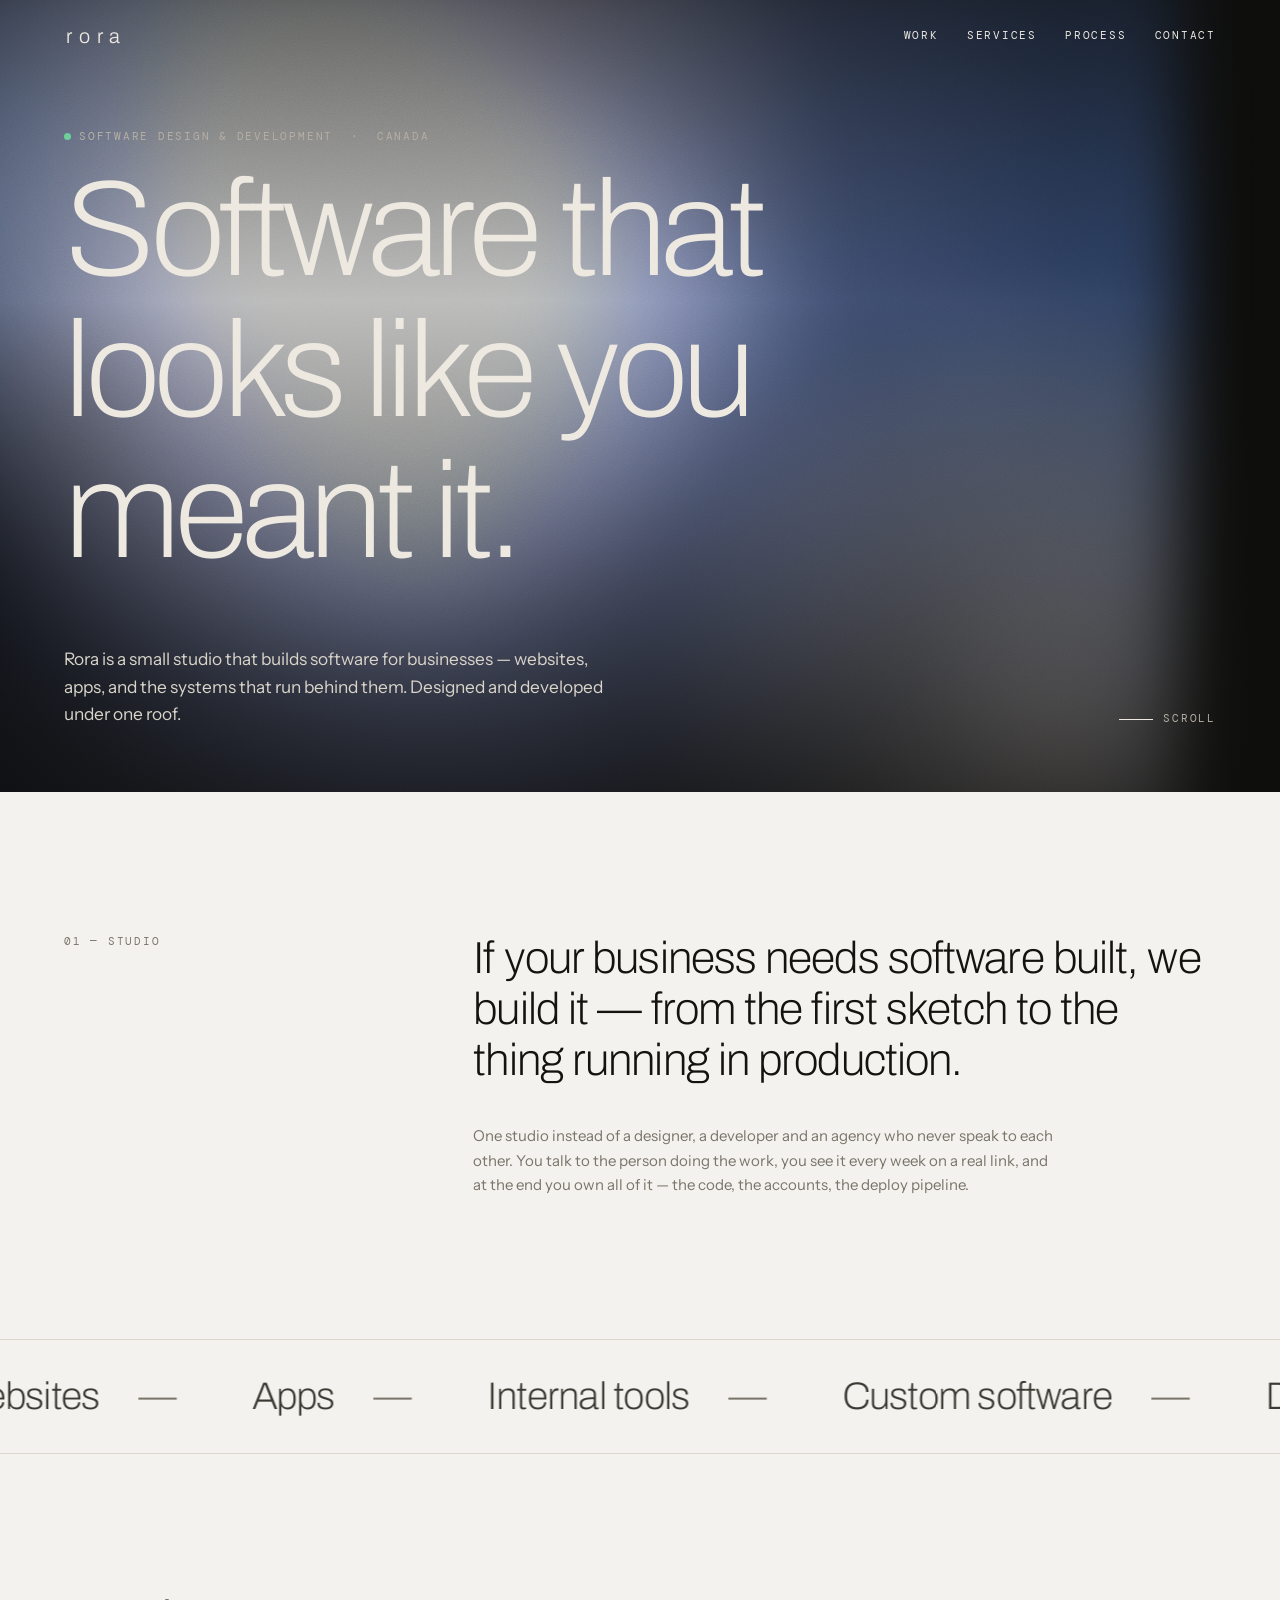
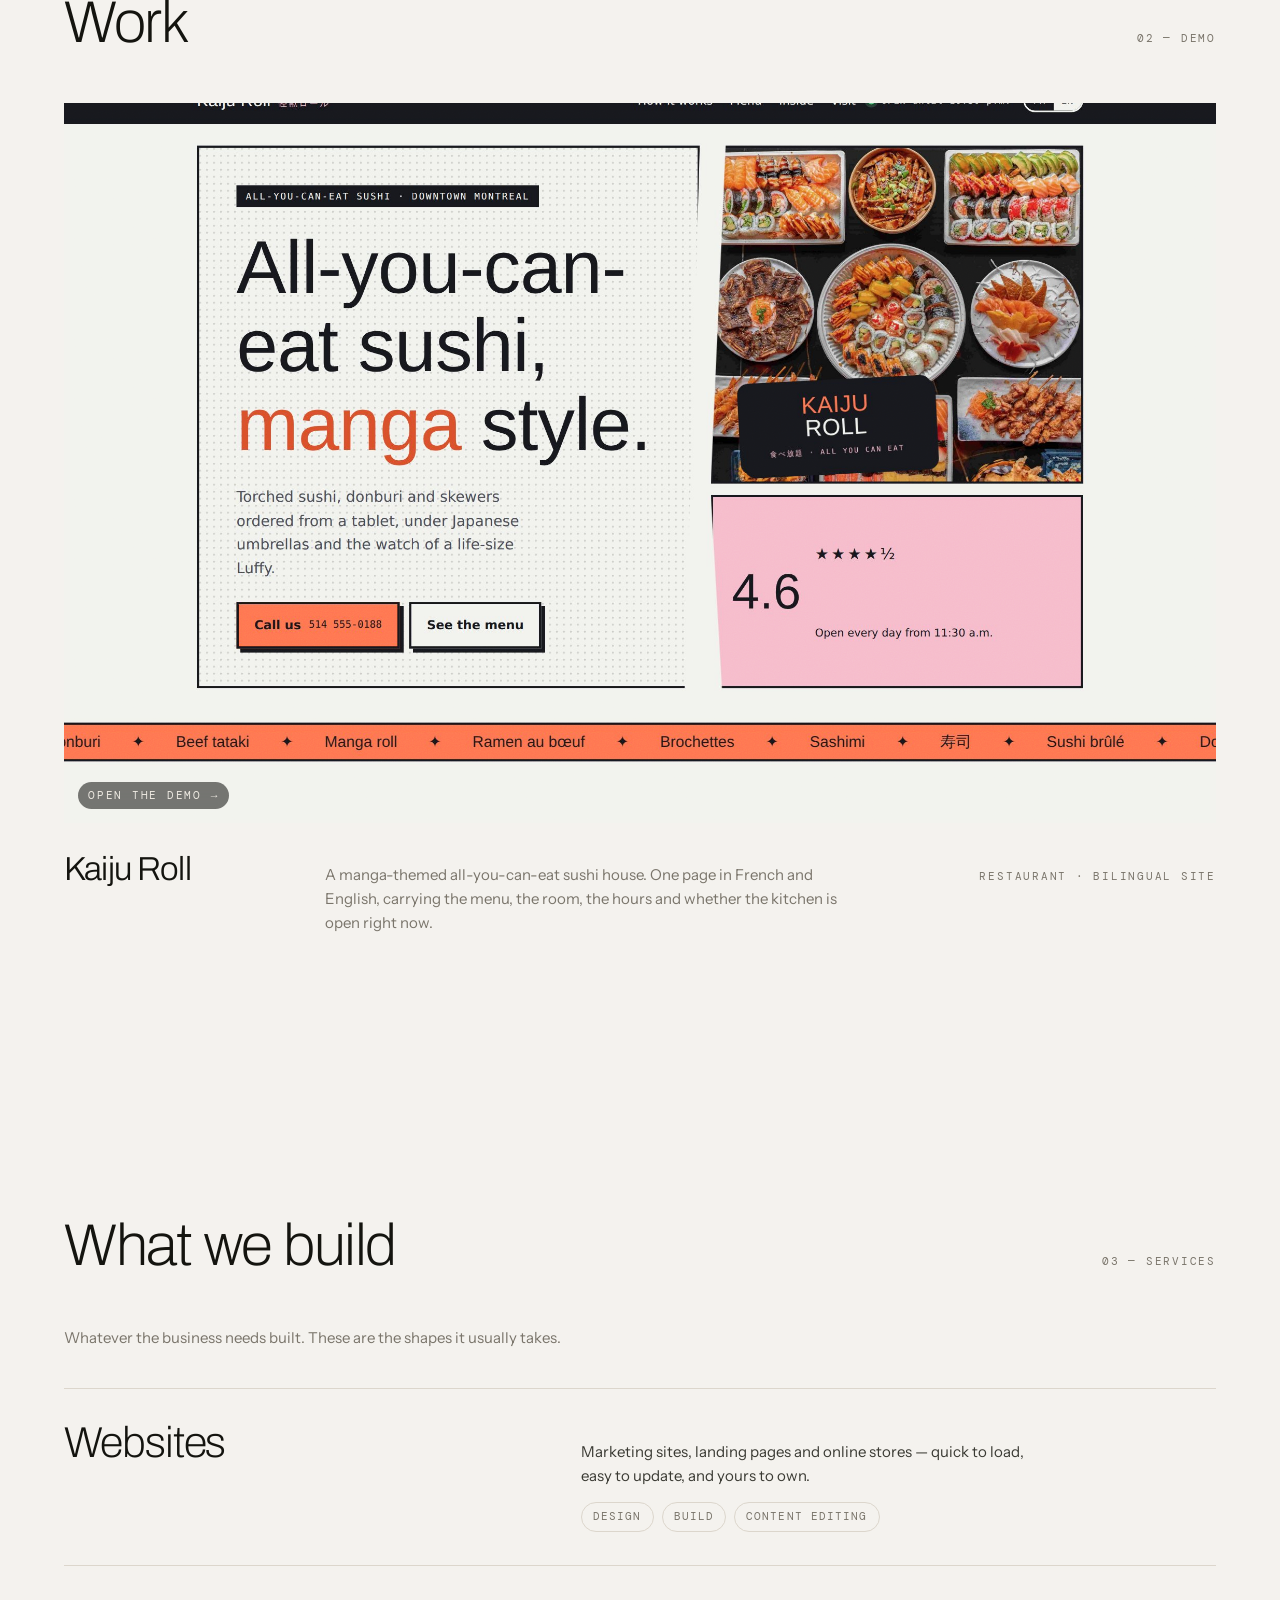
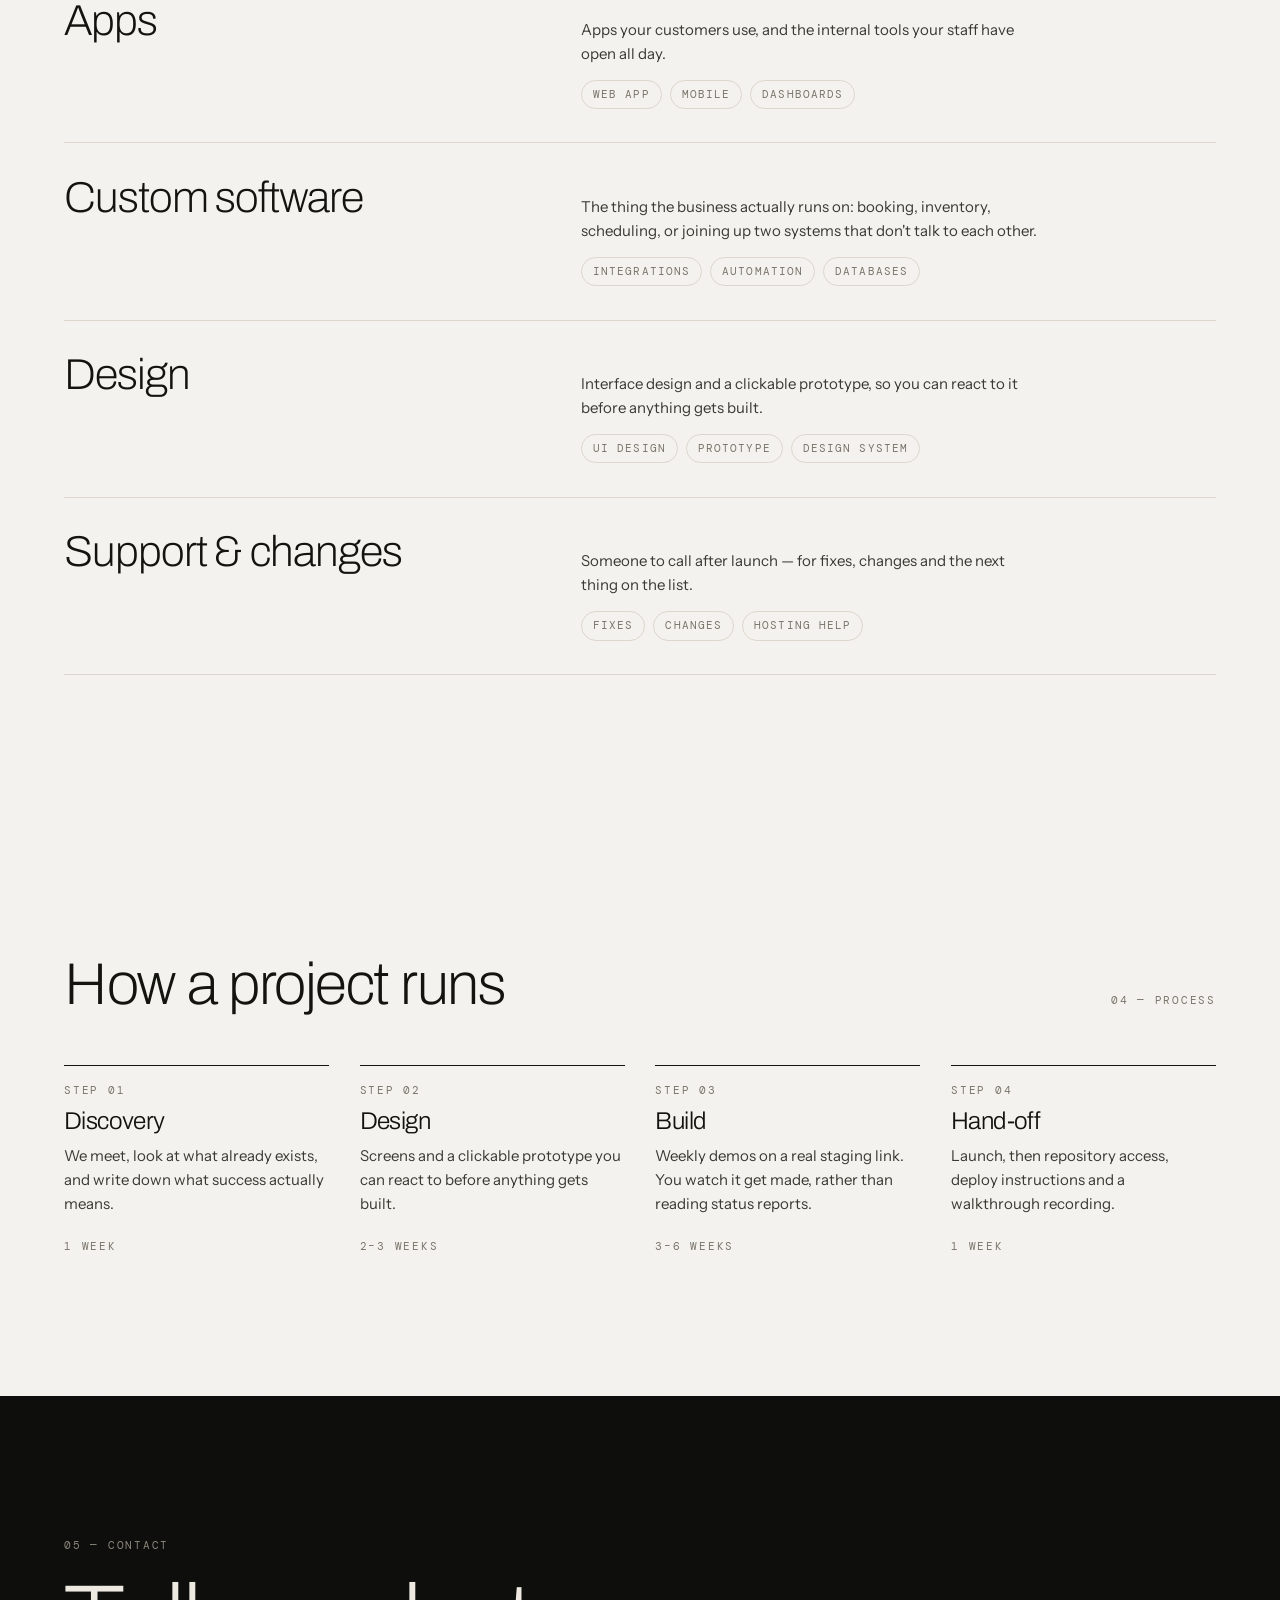
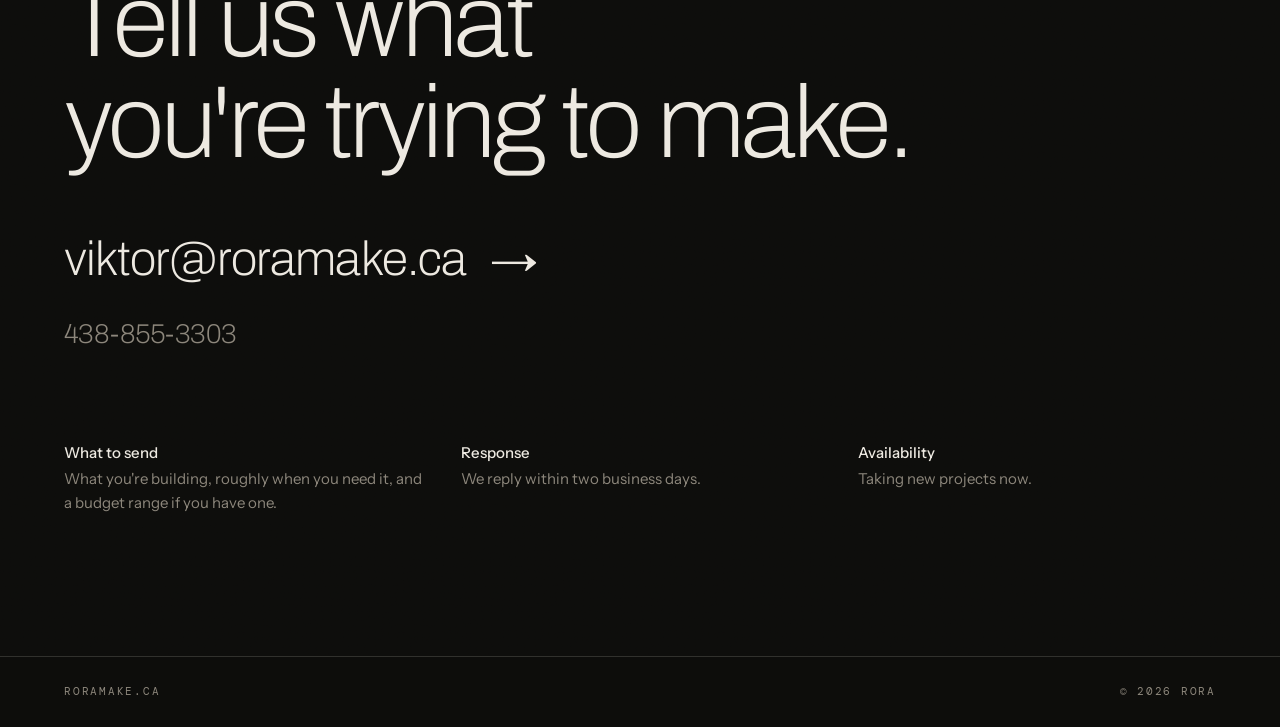
<file: index.html>
<!doctype html>
<html lang="en">
<head>
<meta charset="utf-8">
<meta name="viewport" content="width=device-width, initial-scale=1">
<title>Rora — Software design and development studio</title>
<meta name="description" content="Rora is a small Canadian studio that designs and builds digital products end to end, from the first sketch to the thing running in production.">
<link rel="canonical" href="https://roramake.ca/">
<meta property="og:type" content="website">
<meta property="og:title" content="Rora — Software design and development studio">
<meta property="og:description" content="A small Canadian studio that designs and builds digital products end to end.">
<meta property="og:url" content="https://roramake.ca/">
<meta name="theme-color" content="#0D0D0B">
<link rel="icon" href="assets/favicon.svg" type="image/svg+xml">
<link rel="preconnect" href="https://fonts.googleapis.com">
<link rel="preconnect" href="https://fonts.gstatic.com" crossorigin>
<link rel="stylesheet" href="https://fonts.googleapis.com/css2?family=Archivo:wght@200;300;400&family=DM+Mono:wght@400;500&family=Instrument+Sans:wght@400;500&display=swap">
<link rel="stylesheet" href="assets/css/site.css">
<script>document.documentElement.classList.add('js');</script>
</head>
<body>
<header id="hdr">
  <a class="mark" href="#top">rora</a>
  <nav class="mono">
    <a class="hide-sm" href="#work">Work</a>
    <a class="hide-sm" href="#services">Services</a>
    <a class="hide-sm" href="#process">Process</a>
    <a href="#contact">Contact</a>
  </nav>
</header>

<main id="top">
  <section class="hero">
    <canvas id="heroCanvas" aria-hidden="true"></canvas>
    <div class="hero-veil"></div>
    <div class="grain"></div>
    <div class="hero-inner">
      <div class="mono fade-up avail"><span class="dot"></span>Software design &amp; development &nbsp;·&nbsp; Canada</div>
      <h1>
        <span class="line"><i>Software that</i></span>
        <span class="line"><i>looks like you</i></span>
        <span class="line"><i>meant it.</i></span>
      </h1>
      <div class="hero-foot fade-up">
        <p>Rora is a small studio that builds software for businesses — websites, apps, and the systems that run behind them. Designed and developed under one roof.</p>
        <div class="scroll-cue mono"><span></span>Scroll</div>
      </div>
    </div>
  </section>

  <section class="wrap">
    <div class="lede">
      <div class="mono rv" style="color:var(--muted)">01 — Studio</div>
      <div>
        <p class="rv d1">If your business needs software built, we build it — from the first sketch to the thing running in production.</p>
        <p class="sub rv d2">One studio instead of a designer, a developer and an agency who never speak to each other. You talk to the person doing the work, you see it every week on a real link, and at the end you own all of it — the code, the accounts, the deploy pipeline.</p>
      </div>
    </div>
  </section>

  <div class="band" aria-hidden="true">
    <div class="track">
      <span>Websites</span><span>Apps</span><span>Internal tools</span><span>Custom software</span><span>Design</span><span>Support</span>
      <span>Websites</span><span>Apps</span><span>Internal tools</span><span>Custom software</span><span>Design</span><span>Support</span>
    </div>
  </div>

  <section class="wrap" id="work">
    <div class="sec-head">
      <h2 class="rv">Work</h2>
      <div class="mono rv d1">02 — Demo</div>
    </div>

    <div class="work">
      <article class="piece wide rv">
        <a class="shot" href="demos/kaiju-roll/" data-demo="Kaiju Roll">
          <img src="assets/img/demo-kaiju-roll.jpg" alt="The Kaiju Roll site: an all-you-can-eat sushi headline beside a photograph of sushi platters.">
          <div class="grain"></div>
          <span class="tag mono">Open the demo &rarr;</span>
        </a>
        <div class="cap">
          <h3>Kaiju Roll</h3>
          <p>A manga-themed all-you-can-eat sushi house. One page in French and English, carrying the menu, the room, the hours and whether the kitchen is open right now.</p>
          <div class="mono" style="color:var(--muted)">Restaurant · Bilingual site</div>
        </div>
      </article>
    </div>
  </section>

  <section class="wrap" id="services">
    <div class="sec-head">
      <h2 class="rv">What we build</h2>
      <div class="mono rv d1">03 — Services</div>
    </div>
    <p class="rv" style="max-width:52ch;color:var(--muted);margin-bottom:clamp(26px,3vw,44px)">Whatever the business needs built. These are the shapes it usually takes.</p>
    <div class="svc">
      <div class="svc-item rv">
        <h3>Websites</h3>
        <div class="svc-body">
          <p>Marketing sites, landing pages and online stores — quick to load, easy to update, and yours to own.</p>
          <ul><li>Design</li><li>Build</li><li>Content editing</li></ul>
        </div>
      </div>
      <div class="svc-item rv">
        <h3>Apps</h3>
        <div class="svc-body">
          <p>Apps your customers use, and the internal tools your staff have open all day.</p>
          <ul><li>Web app</li><li>Mobile</li><li>Dashboards</li></ul>
        </div>
      </div>
      <div class="svc-item rv">
        <h3>Custom software</h3>
        <div class="svc-body">
          <p>The thing the business actually runs on: booking, inventory, scheduling, or joining up two systems that don't talk to each other.</p>
          <ul><li>Integrations</li><li>Automation</li><li>Databases</li></ul>
        </div>
      </div>
      <div class="svc-item rv">
        <h3>Design</h3>
        <div class="svc-body">
          <p>Interface design and a clickable prototype, so you can react to it before anything gets built.</p>
          <ul><li>UI design</li><li>Prototype</li><li>Design system</li></ul>
        </div>
      </div>
      <div class="svc-item rv">
        <h3>Support &amp; changes</h3>
        <div class="svc-body">
          <p>Someone to call after launch — for fixes, changes and the next thing on the list.</p>
          <ul><li>Fixes</li><li>Changes</li><li>Hosting help</li></ul>
        </div>
      </div>
    </div>
  </section>

  <section class="wrap" id="process">
    <div class="sec-head">
      <h2 class="rv">How a project runs</h2>
      <div class="mono rv d1">04 — Process</div>
    </div>
    <div class="steps">
      <div class="step rv"><div class="mono num">Step 01</div><h3>Discovery</h3><p>We meet, look at what already exists, and write down what success actually means.</p><div class="mono dur">1 week</div></div>
      <div class="step rv d1"><div class="mono num">Step 02</div><h3>Design</h3><p>Screens and a clickable prototype you can react to before anything gets built.</p><div class="mono dur">2–3 weeks</div></div>
      <div class="step rv d2"><div class="mono num">Step 03</div><h3>Build</h3><p>Weekly demos on a real staging link. You watch it get made, rather than reading status reports.</p><div class="mono dur">3–6 weeks</div></div>
      <div class="step rv d3"><div class="mono num">Step 04</div><h3>Hand-off</h3><p>Launch, then repository access, deploy instructions and a walkthrough recording.</p><div class="mono dur">1 week</div></div>
    </div>
  </section>

  <section class="wrap contact" id="contact">
    <div class="grain"></div>
    <div class="contact-in">
      <div class="mono rv" style="color:var(--night-muted)">05 — Contact</div>
      <h2 class="rv d1" style="margin-top:18px">Tell us what<br>you're trying to make.</h2>
      <div class="contact-links rv d2">
        <a class="big-link" href="mailto:viktor@roramake.ca">viktor@roramake.ca <em>&rarr;</em></a>
        <a class="big-link small" href="tel:+14388553303">438-855-3303</a>
      </div>
      <div class="contact-grid">
        <div class="rv"><h3>What to send</h3><p>What you're building, roughly when you need it, and a budget range if you have one.</p></div>
        <div class="rv d1"><h3>Response</h3><p>We reply within two business days.</p></div>
        <div class="rv d2"><h3>Availability</h3><p>Taking new projects now.</p></div>
      </div>
    </div>
  </section>
</main>

<div class="viewer" id="viewer" hidden>
  <div class="viewer-bar">
    <span class="mono viewer-title" id="viewerTitle"></span>
    <button class="viewer-close mono" id="viewerClose" type="button">Close <span aria-hidden="true">&times;</span></button>
  </div>
  <iframe class="viewer-frame" id="viewerFrame" title="Demo" src="about:blank"></iframe>
</div>

<footer>
  <div class="mono">roramake.ca</div>
  <div class="mono">© 2026 Rora</div>
</footer>
<div class="cursor" id="cur" aria-hidden="true"></div>
<script src="assets/js/site.js" defer></script>
</body>
</html>
</file>
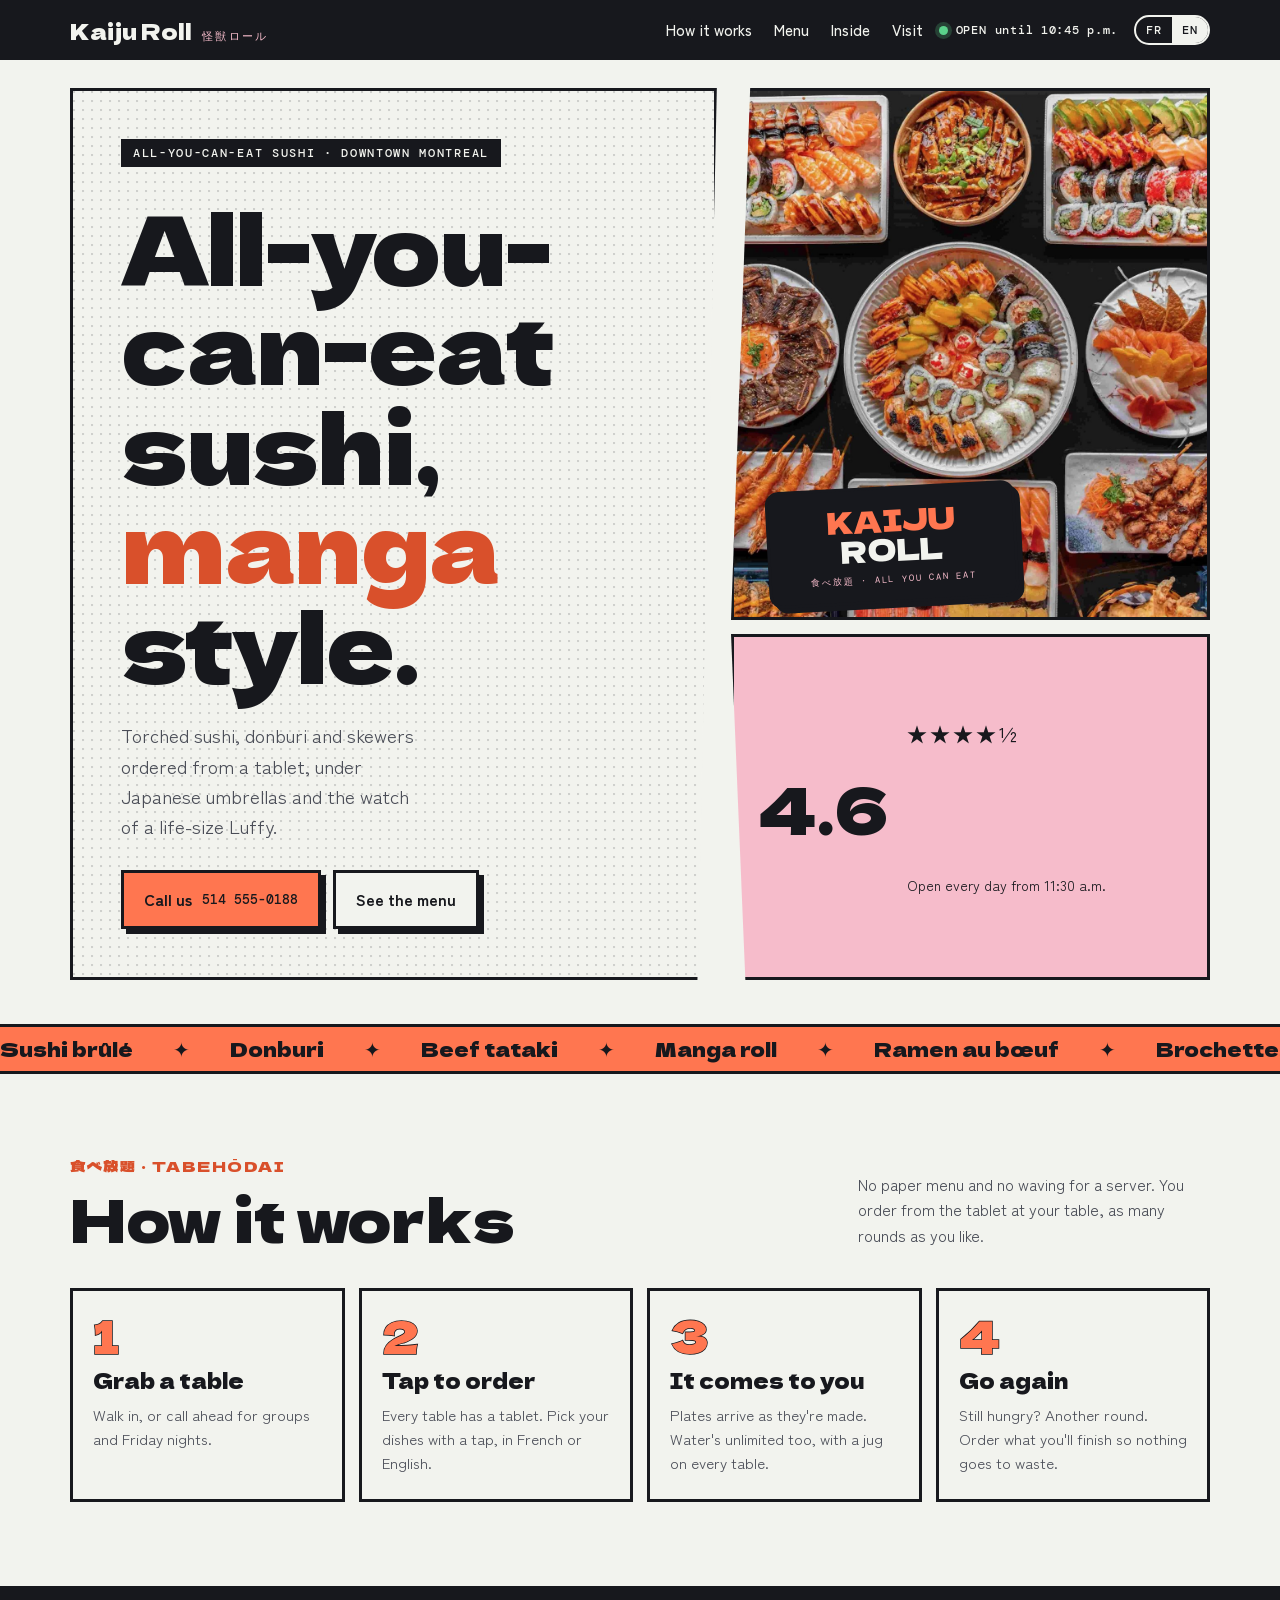
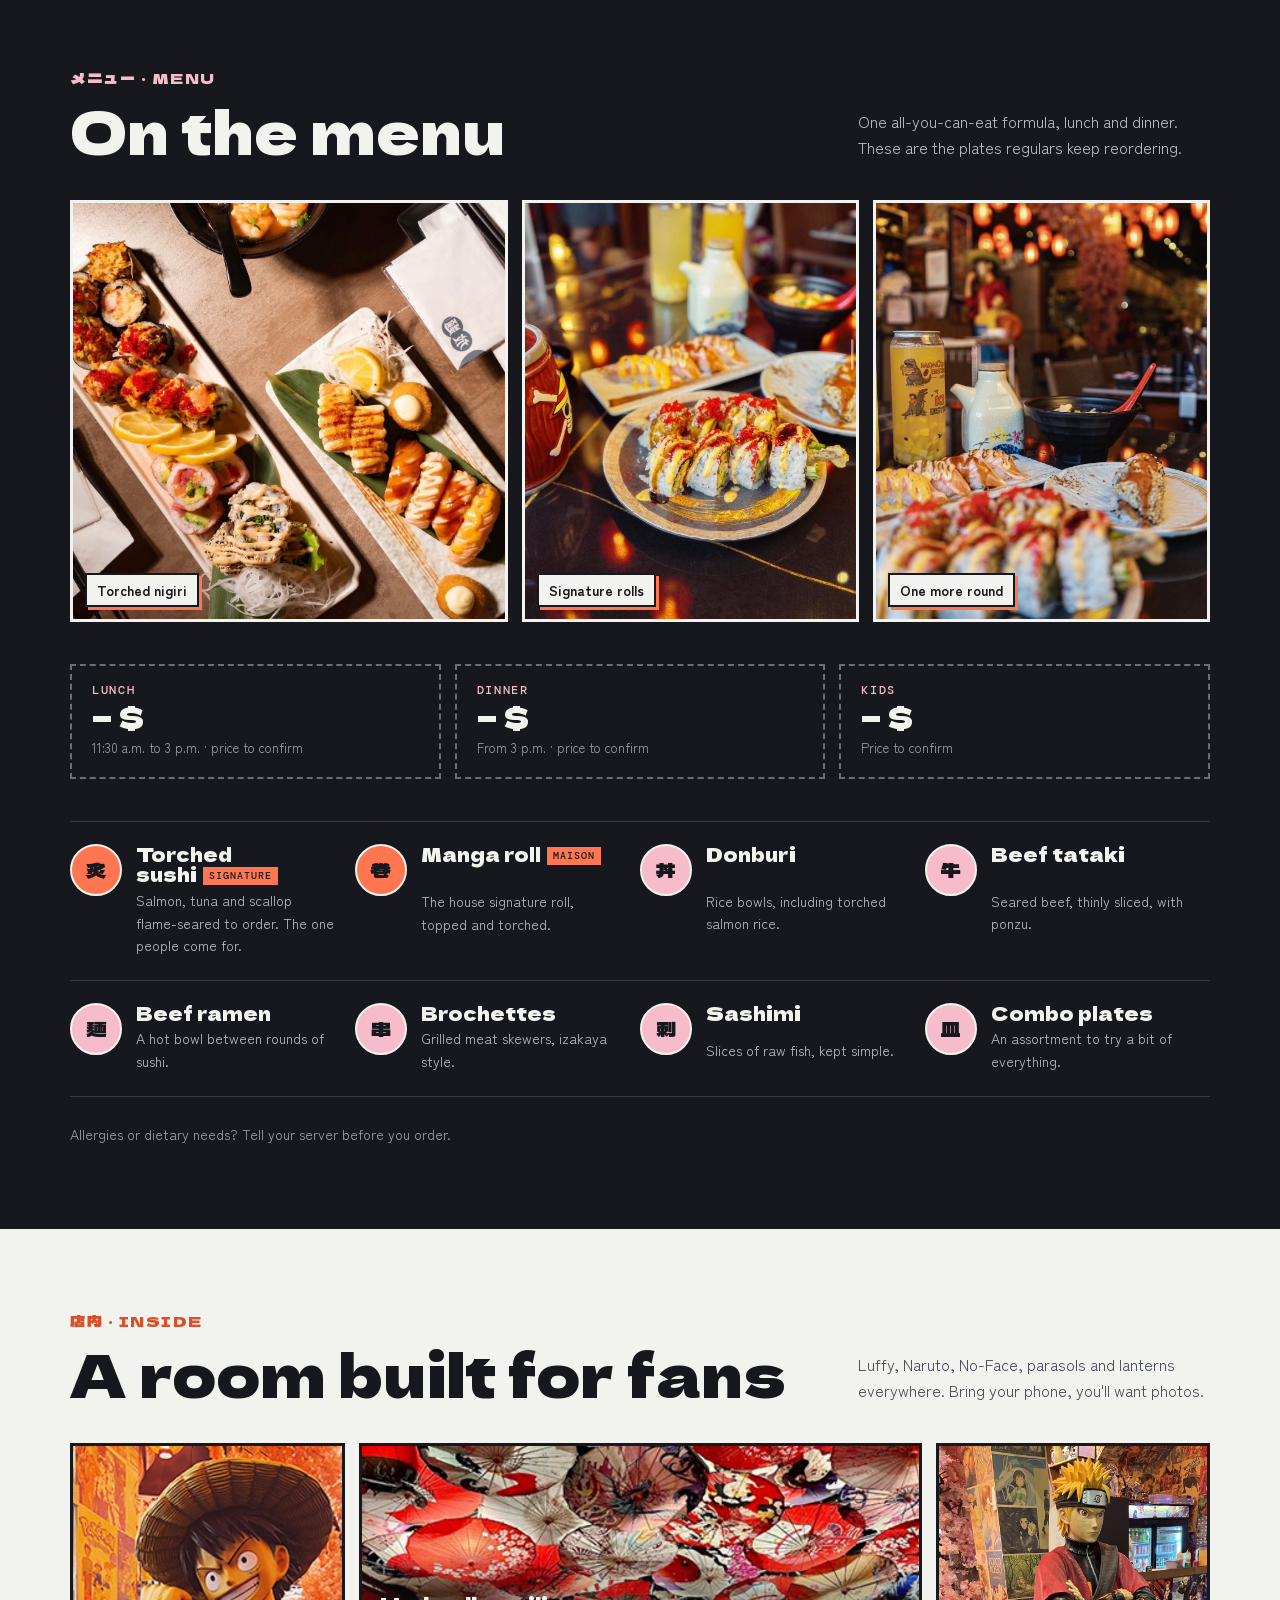
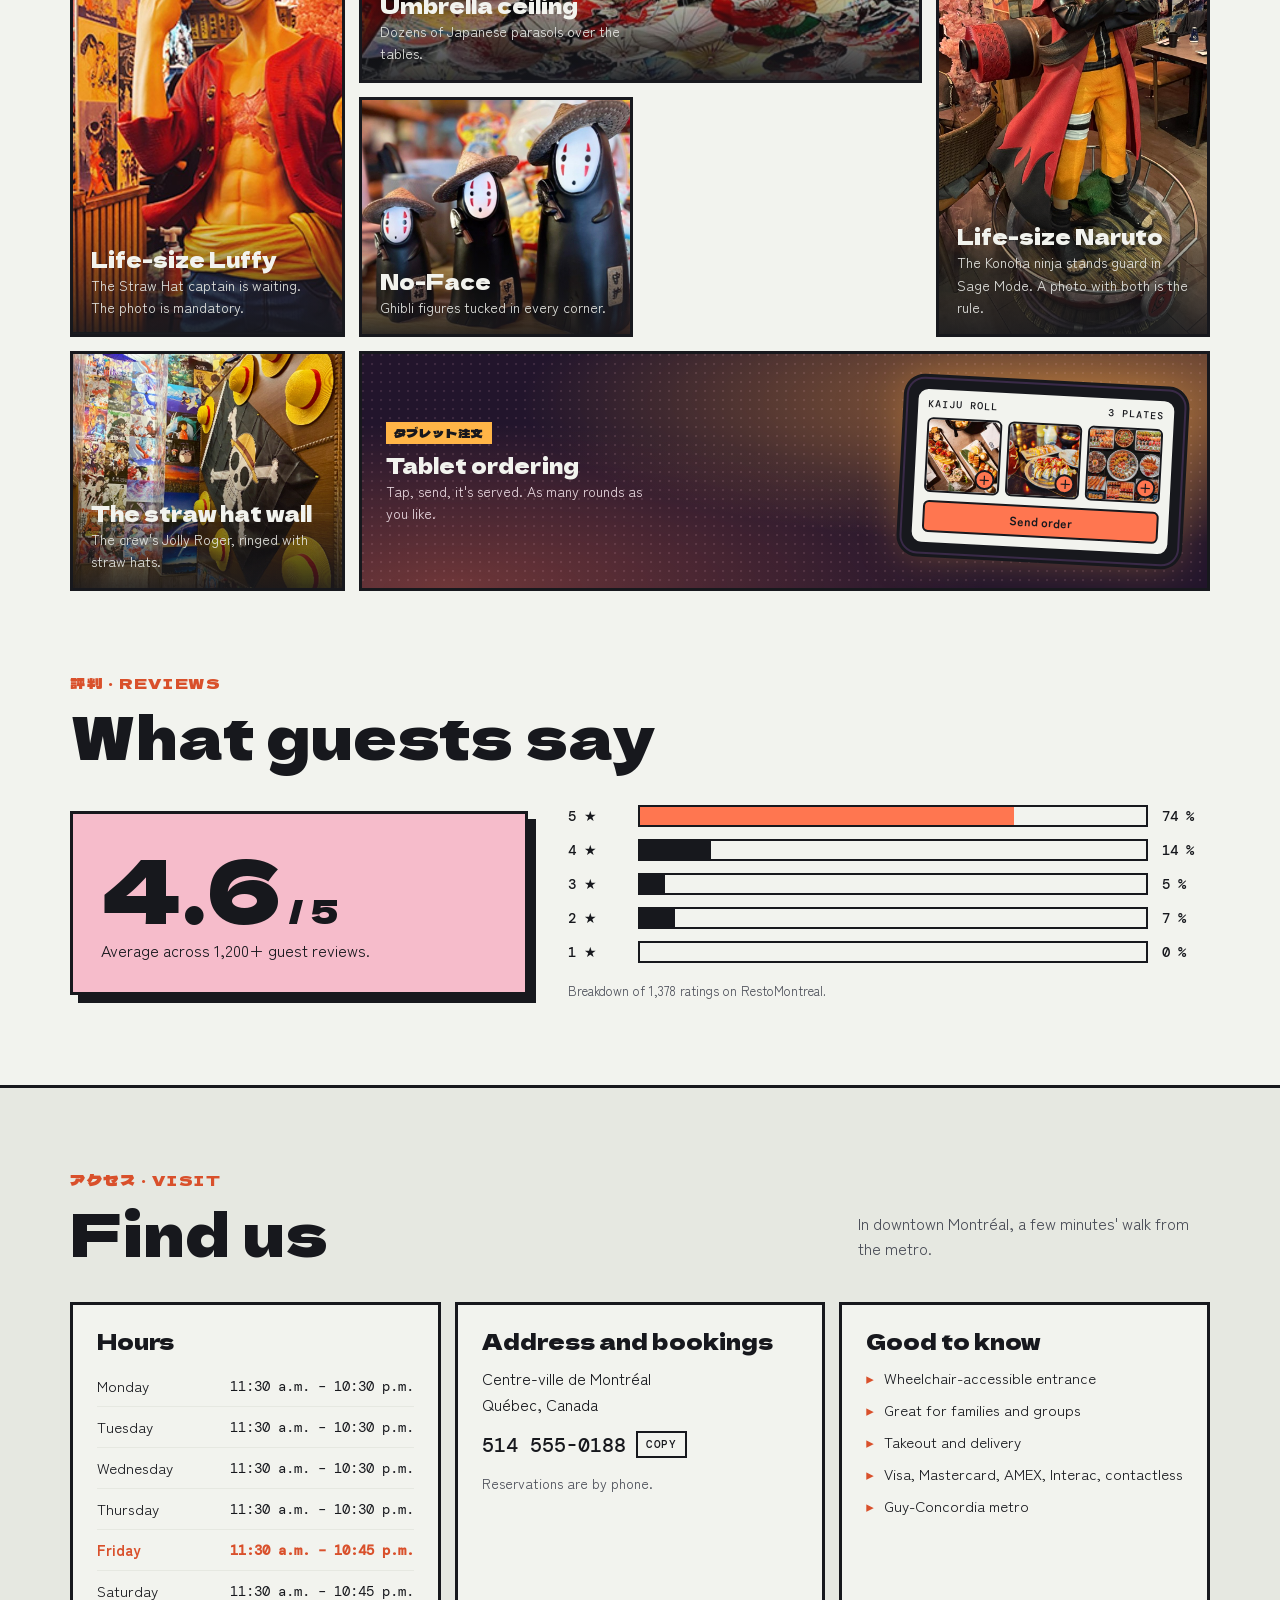
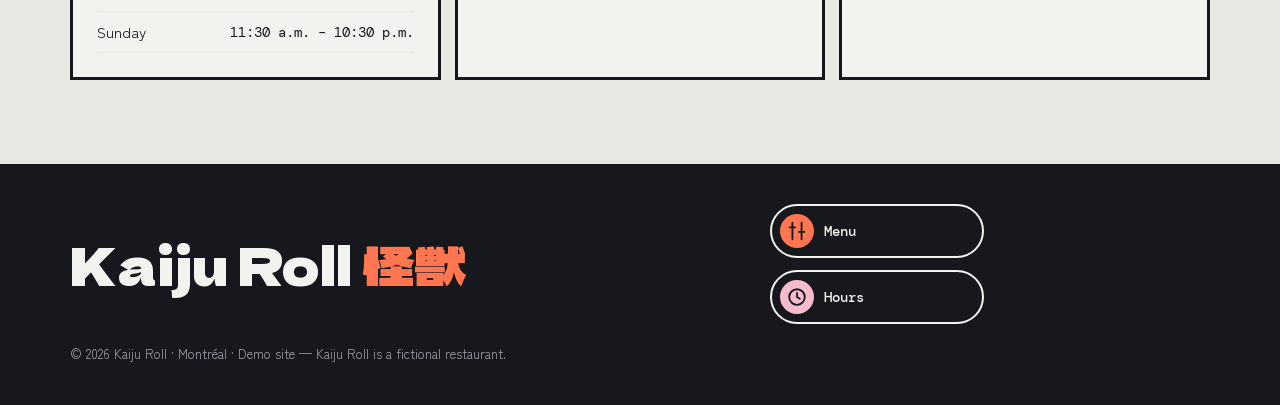
<file: demos/kaiju-roll/index.html>
<!doctype html><html><head><meta charset=utf8><meta name=viewport content="width=device-width,initial-scale=1,viewport-fit=cover"><style>:root{color-scheme:light;box-sizing:border-box;padding-top:env(safe-area-inset-top,0px);padding-bottom:env(safe-area-inset-bottom,0px)}html{scroll-padding-top:env(safe-area-inset-top,0px)}body{margin:0;padding:0;font:14px -apple-system,BlinkMacSystemFont,sans-serif;background:#faf9f5;color:#141413}img{max-width:100%}[hidden]:not([hidden=until-found i]){display:none!important}</style></head><body>
<title>Kaiju Roll — Sushi à volonté · All-you-can-eat sushi</title>
<link rel="preconnect" href="https://fonts.googleapis.com">
<link rel="preconnect" href="https://fonts.gstatic.com" crossorigin>
<link rel="stylesheet" href="https://fonts.googleapis.com/css2?family=Dela+Gothic+One&family=Zen+Kaku+Gothic+New:wght@400;500;700&family=DM+Mono:wght@400;500&display=swap">
<style>
  :root {
    --paper: #F2F3EE;
    --paper-2: #E6E8E1;
    --ink: #17181D;
    --ink-soft: #4A4D57;
    --salmon: #FF7650;
    --salmon-deep: #D9502B;
    --sakura: #F6BCCB;
    --line: 3px;
    --display: "Dela Gothic One", "Hiragino Kaku Gothic ProN", "Arial Black", sans-serif;
    --body: "Zen Kaku Gothic New", "Hiragino Sans", "Segoe UI", system-ui, sans-serif;
    --mono: "DM Mono", ui-monospace, "SFMono-Regular", Menlo, monospace;
    color-scheme: light;
  }
  * { box-sizing: border-box; }
  [hidden] { display: none !important; }
  html { scroll-behavior: smooth; }
  @media (prefers-reduced-motion: reduce) { html { scroll-behavior: auto; } *, *::before, *::after { animation: none !important; transition: none !important; } }
  body { margin: 0; background: var(--paper); color: var(--ink); font: 400 16px/1.6 var(--body); }
  a { color: inherit; }
  :focus-visible { outline: 3px solid var(--salmon); outline-offset: 3px; }
  h1, h2, h3 { font-family: var(--display); font-weight: 400; line-height: 1.05; text-wrap: balance; margin: 0; }
  p { margin: 0; }

  #site[data-lang="fr"] [lang="en"], #site[data-lang="en"] [lang="fr"] { display: none; }

  .wrap { max-width: 1180px; margin: 0 auto; padding-inline: 20px; }
  .label { font: 500 12px/1 var(--mono); letter-spacing: .14em; text-transform: uppercase; }
  .jp { font-family: var(--display); }

  /* ---------- Top bar ---------- */
  .bar { position: sticky; top: env(safe-area-inset-top, 0px); z-index: 20; background: var(--ink); color: var(--paper); }
  .bar .wrap { display: flex; align-items: center; gap: 16px; min-height: 60px; }
  .brand { display: flex; align-items: baseline; gap: 10px; text-decoration: none; margin-right: auto; }
  .brand b { font: 400 22px/1 var(--display); letter-spacing: .01em; }
  .brand span { font: 500 11px/1 var(--mono); letter-spacing: .2em; color: var(--sakura); }
  .nav { display: flex; gap: 22px; }
  .nav a { text-decoration: none; font-weight: 500; font-size: 15px; }
  .nav a:hover { color: var(--sakura); }
  .lang { display: flex; border: 2px solid var(--paper); border-radius: 999px; overflow: hidden; }
  .lang button { all: unset; cursor: pointer; font: 500 12px/1 var(--mono); padding: 7px 10px; letter-spacing: .08em; }
  .lang button[aria-pressed="true"] { background: var(--paper); color: var(--ink); }
  .lang button:focus-visible { outline: 2px solid var(--salmon); outline-offset: -2px; }
  .status { display: flex; align-items: center; gap: 8px; font: 500 12px/1 var(--mono); letter-spacing: .06em; white-space: nowrap; }
  .dot { width: 9px; height: 9px; border-radius: 50%; background: var(--ink-soft); flex: none; }
  .status.open .dot { background: #5BD18B; box-shadow: 0 0 0 4px rgba(91,209,139,.22); }
  .status.closed .dot { background: var(--salmon); }
  @media (max-width: 860px) { .nav { display: none; } }
  @media (max-width: 460px) { .status .when { display: none; } .brand span { display: none; } }

  /* ---------- Hero: a manga page ---------- */
  .hero { padding-block: 28px 44px; }
  .page { display: grid; grid-template-columns: 1.35fr 1fr; grid-template-rows: auto auto; gap: 14px; }
  .panel { position: relative; border: var(--line) solid var(--ink); background: var(--paper); overflow: hidden; }
  .p-main { grid-row: span 2; padding: clamp(24px, 4vw, 48px); display: flex; flex-direction: column; justify-content: space-between; gap: 28px; min-height: 520px;
    background:
      radial-gradient(circle at 1px 1px, rgba(23,24,29,.16) 1.2px, transparent 1.6px) 0 0 / 9px 9px,
      var(--paper); clip-path: polygon(0 0, 100% 0, 97% 100%, 0 100%); }
  .p-main .kicker { display: inline-flex; align-self: flex-start; background: var(--ink); color: var(--paper); padding: 8px 12px; }
  .p-main h1 { font-size: clamp(44px, 7.4vw, 96px); letter-spacing: -.01em; }
  .p-main h1 em { font-style: normal; color: var(--salmon-deep); }
  .p-main .lede { font-size: clamp(17px, 1.6vw, 19px); max-width: 34ch; color: var(--ink-soft); }
  .ctas { display: flex; flex-wrap: wrap; gap: 12px; }
  .btn { display: inline-flex; align-items: center; gap: 10px; padding: 14px 20px; border: var(--line) solid var(--ink); background: var(--paper); font-weight: 700; font-size: 16px; text-decoration: none; cursor: pointer; transition: transform .12s, box-shadow .12s; box-shadow: 5px 5px 0 var(--ink); }
  .btn:hover { transform: translate(-2px, -2px); box-shadow: 7px 7px 0 var(--ink); }
  .btn.primary { background: var(--salmon); }
  .btn small { font: 500 13px/1 var(--mono); }

  .p-art { background: #22152C; min-height: 300px; display: grid; place-items: center; padding: 28px;
    clip-path: polygon(4% 0, 100% 0, 100% 100%, 0 100%); }
  .p-art::before { content: ""; position: absolute; inset: -40%; background: repeating-conic-gradient(from 0deg at 50% 50%, rgba(255,118,80,.12) 0 1.2deg, transparent 1.2deg 7deg); }
  .p-art { padding: 0; }
  .p-art .spread { position: absolute; inset: 0; width: 100%; height: 100%; object-fit: cover; }
  .p-art .sticker { position: absolute; left: 7%; bottom: 14px; width: min(54%, 250px); height: auto; border: 3px solid var(--ink); border-radius: 14px; box-shadow: 5px 5px 0 var(--ink); transform: rotate(-3deg); }
  .p-art .sticker { display: flex; flex-direction: column; align-items: center; justify-content: center; background: var(--ink); padding: 16px 20px 14px; }
  .p-art .sticker .k { font-family: var(--display); font-size: clamp(19px, 4.2vw, 30px); line-height: .96; color: var(--salmon); letter-spacing: .01em; }
  .p-art .sticker .r { font-family: var(--display); font-size: clamp(19px, 4.2vw, 30px); line-height: .96; color: var(--paper); letter-spacing: .01em; }
  .p-art .sticker .t { font-family: var(--mono); font-size: 9px; letter-spacing: .2em; color: var(--sakura); margin-top: 9px; white-space: nowrap; }

  .p-rating { padding: 22px 24px; background: var(--sakura); display: grid; grid-template-columns: auto 1fr; gap: 6px 18px; align-items: center; clip-path: polygon(0 0, 100% 0, 100% 100%, 3% 100%); }
  .p-rating .big { grid-row: span 2; font: 400 64px/1 var(--display); }
  .stars { font-size: 20px; letter-spacing: 3px; color: var(--ink); }
  .p-rating p { font-size: 14px; }

  @media (max-width: 860px) {
    .page { grid-template-columns: 1fr; }
    .p-main { grid-row: auto; min-height: 0; clip-path: none; }
    .p-art, .p-rating { clip-path: none; }
  }

  /* ---------- Marquee ---------- */
  .ticker { border-block: var(--line) solid var(--ink); background: var(--salmon); overflow: hidden; }
  .ticker div { display: flex; gap: 40px; width: max-content; padding-block: 12px; animation: slide 38s linear infinite; font: 400 20px/1 var(--display); white-space: nowrap; }
  .ticker span::after { content: "✦"; margin-left: 40px; }
  @keyframes slide { to { transform: translateX(-50%); } }

  /* ---------- Sections ---------- */
  section.block { padding-block: 84px; }
  .head { display: flex; flex-wrap: wrap; align-items: flex-end; justify-content: space-between; gap: 16px 40px; margin-bottom: 40px; }
  .head h2 { font-size: clamp(34px, 5vw, 60px); }
  .head .jp-tag { font: 400 15px/1 var(--display); color: var(--salmon-deep); display: block; margin-bottom: 12px; letter-spacing: .1em; }
  .head p { max-width: 44ch; color: var(--ink-soft); }

  /* How it works */
  .steps { list-style: none; margin: 0; padding: 0; display: grid; grid-template-columns: repeat(4, 1fr); gap: 14px; counter-reset: step; }
  .steps li { border: var(--line) solid var(--ink); padding: 22px 20px 24px; display: flex; flex-direction: column; gap: 12px; background: var(--paper); counter-increment: step; }
  .steps li::before { content: counter(step); font: 400 44px/1 var(--display); color: var(--salmon); -webkit-text-stroke: 1.5px var(--ink); paint-order: stroke; }
  .steps h3 { font-size: 21px; }
  .steps p { font-size: 15px; color: var(--ink-soft); }
  @media (max-width: 900px) { .steps { grid-template-columns: repeat(2, 1fr); } }
  @media (max-width: 480px) { .steps { grid-template-columns: 1fr; } }

  /* Menu */
  .menu-sec { background: var(--ink); color: var(--paper); }
  .menu-sec .head p { color: #B9BBC2; }
  .menu-sec .head .jp-tag { color: var(--sakura); }
  .price { display: grid; grid-template-columns: repeat(3, 1fr); gap: 14px; margin-bottom: 42px; }
  .price > div { border: 2px dashed #6B6E78; padding: 18px 20px; display: grid; gap: 6px; }
  .price .label { color: var(--sakura); }
  .price strong { font: 400 28px/1.1 var(--display); }
  .price small { color: #9C9FA8; font-size: 13px; }
  @media (max-width: 700px) { .price { grid-template-columns: 1fr; } }
  .plates { display: grid; grid-template-columns: 1.3fr 1fr 1fr; gap: 14px; margin-bottom: 42px; }
  .plate { position: relative; margin: 0; border: var(--line) solid var(--paper); aspect-ratio: 4 / 5; max-width: 100%; overflow: hidden; background: #22152C; }
  .plate.wide { aspect-ratio: auto; }
  .plate img { position: absolute; inset: 0; width: 100%; height: 100%; object-fit: cover; transition: transform .5s; }
  .plate:hover img { transform: scale(1.05); }
  .plate figcaption { position: absolute; left: 12px; bottom: 12px; background: var(--paper); color: var(--ink); font: 700 14px/1 var(--body); padding: 8px 10px; border: 2px solid var(--ink); box-shadow: 3px 3px 0 var(--salmon); }
  .plate.broken img { display: none; }
  @media (max-width: 760px) { .plates { grid-template-columns: 1fr 1fr; } .plate.wide { grid-column: span 2; aspect-ratio: 4 / 3; } }
  .dishes { display: grid; grid-template-columns: repeat(auto-fill, minmax(250px, 1fr)); gap: 0; border-top: 1px solid #3A3C44; }
  .dish { padding: 22px 20px 24px 0; border-bottom: 1px solid #3A3C44; display: grid; grid-template-columns: 52px 1fr; gap: 4px 14px; }
  .dish .ico { grid-row: span 2; width: 52px; height: 52px; border: 2px solid var(--paper); border-radius: 50%; display: grid; place-items: center; font: 400 20px/1 var(--display); color: var(--ink); background: var(--sakura); }
  .dish.hot .ico { background: var(--salmon); }
  .dish h3 { font-size: 19px; }
  .dish p { font-size: 14px; color: #B9BBC2; }
  .tag { display: inline-block; margin-left: 6px; font: 500 10px/1 var(--mono); letter-spacing: .1em; background: var(--salmon); color: var(--ink); padding: 4px 6px; vertical-align: 3px; }
  .menu-note { margin-top: 26px; font-size: 14px; color: #9C9FA8; }

  /* Inside */
  .banner { border: var(--line) solid var(--ink); margin-bottom: 14px; aspect-ratio: 1030 / 280; max-width: 100%; overflow: hidden; }
  .banner img { width: 100%; height: 100%; object-fit: cover; display: block; }
  .inside { display: grid; grid-template-columns: repeat(4, minmax(0, 1fr)); grid-template-rows: repeat(3, 240px); gap: 14px; }
  .shot { border: var(--line) solid var(--ink); position: relative; overflow: hidden; margin: 0; background: var(--ink); }
  .shot img { position: absolute; inset: 0; width: 100%; height: 100%; object-fit: cover; transition: transform .5s; }
  .shot:hover img { transform: scale(1.04); }
  .shot figcaption { position: absolute; left: 0; right: 0; bottom: 0; padding: 40px 18px 16px; color: var(--paper); background: linear-gradient(transparent, rgba(23,24,29,.88)); }
  .shot h3 { font-size: 21px; }
  .shot p { font-size: 14px; margin-top: 4px; max-width: 34ch; color: #E3E4E0; }
  .shot.luffy, .shot.naruto { grid-row: span 2; }
  .shot.luffy { grid-column: 1; grid-row: 1 / span 2; }
  .shot.naruto { grid-column: 4; grid-row: 1 / span 2; }
  .shot.naruto img { object-position: 40% 20%; filter: sepia(.2) saturate(1.2) contrast(1.05); }
  .shot.strawhats { grid-column: 1; }
  .shot.umbrella { grid-column: span 2; }
  .shot.luffy img { object-position: 50% 20%; }
  .shot.tablet { grid-column: 2 / span 3; display: grid; grid-template-columns: 1fr 1.1fr; align-items: center; gap: 18px; padding: 20px 24px;
    background: radial-gradient(ellipse at 85% 20%, rgba(255,170,70,.55), transparent 55%), radial-gradient(ellipse at 10% 100%, rgba(255,118,80,.35), transparent 50%), #22152C; }
  .shot.tablet::before { content: ""; position: absolute; inset: 0; background: radial-gradient(circle at 1px 1px, rgba(246,188,203,.12) 1.2px, transparent 1.6px) 0 0 / 9px 9px; }
  .shot.tablet figcaption { position: relative; background: none; padding: 0; }
  .shot.tablet p { color: #E9D9E0; }
  .tb-tag { display: inline-block; font: 400 12px/1 var(--display); color: var(--ink); background: #FFB547; padding: 5px 8px; margin-bottom: 10px; letter-spacing: .08em; }
  .tb-device { position: relative; justify-self: end; width: min(100%, 280px); padding: 10px; background: var(--ink); border-radius: 18px; border: 2px solid #3A2A48; box-shadow: 0 0 0 3px var(--ink), 0 0 40px rgba(255,170,70,.35); transform: rotate(3deg); }
  .tb-screen { background: var(--paper); border-radius: 10px; padding: 10px; display: grid; gap: 8px; }
  .tb-top { display: flex; justify-content: space-between; font: 500 10px/1 var(--mono); letter-spacing: .1em; color: var(--ink); }
  .tb-grid { display: grid; grid-template-columns: repeat(3, 1fr); gap: 6px; }
  .tb-item { position: relative; aspect-ratio: 1; border-radius: 6px; overflow: hidden; border: 2px solid var(--ink); background: var(--sakura); }
  .shot .tb-item img { position: static; width: 100%; height: 100%; object-fit: cover; display: block; }
  .tb-item i { position: absolute; right: 3px; bottom: 3px; width: 20px; height: 20px; border-radius: 50%; background: var(--salmon); border: 2px solid var(--ink); color: var(--ink); font: 700 14px/15px var(--body); font-style: normal; text-align: center; }
  .tb-item i.tap { animation: tap 1.8s ease-in-out infinite; }
  .tb-send { background: var(--salmon); border: 2px solid var(--ink); border-radius: 6px; text-align: center; font: 700 12px/1 var(--body); padding: 8px; color: var(--ink); }
  @keyframes tap { 0%, 60%, 100% { transform: scale(1); box-shadow: 0 0 0 0 rgba(255,118,80,.7); } 70% { transform: scale(.8); } 80% { transform: scale(1.1); box-shadow: 0 0 0 8px rgba(255,118,80,0); } }
  @media (max-width: 480px) { .shot.tablet { grid-template-columns: 1fr; } .tb-device { justify-self: center; } }
  @media (max-width: 860px) { .inside { grid-template-columns: 1fr 1fr; grid-template-rows: none; grid-auto-rows: 220px; } .shot.luffy { grid-column: 1; grid-row: 1 / span 2; } .shot.naruto { grid-column: 2; grid-row: 1 / span 2; } .shot.umbrella, .shot.tablet, .shot.strawhats { grid-column: span 2; } }
  @media (max-width: 480px) { .inside { grid-template-columns: 1fr; grid-auto-rows: 240px; } .shot.luffy, .shot.naruto { grid-column: auto; grid-row: span 2; } .shot.umbrella, .shot.tablet, .shot.strawhats { grid-column: auto; } .shot.tablet { grid-row: span 2; } }

  /* Reviews */
  .reviews { display: grid; grid-template-columns: 1fr 1.4fr; gap: 40px; align-items: center; }
  .score { border: var(--line) solid var(--ink); padding: 28px; background: var(--sakura); box-shadow: 8px 8px 0 var(--ink); }
  .score .big { font: 400 88px/1 var(--display); }
  .score p { margin-top: 8px; }
  .bars { display: grid; gap: 12px; }
  .bars .row { display: grid; grid-template-columns: 56px 1fr 48px; gap: 14px; align-items: center; font: 500 14px/1 var(--mono); font-variant-numeric: tabular-nums; }
  .bars .track { height: 22px; border: 2px solid var(--ink); background: var(--paper); }
  .bars .fill { height: 100%; background: var(--ink); }
  .bars .row:first-child .fill { background: var(--salmon); }
  .bars .src { font: 400 13px/1.5 var(--body); color: var(--ink-soft); margin-top: 6px; }
  @media (max-width: 760px) { .reviews { grid-template-columns: 1fr; } }

  /* Visit */
  .visit-sec { background: var(--paper-2); border-top: var(--line) solid var(--ink); }
  .visit { display: grid; grid-template-columns: 1fr 1fr 1fr; gap: 14px; }
  .card { border: var(--line) solid var(--ink); background: var(--paper); padding: 24px; display: flex; flex-direction: column; gap: 14px; }
  .card h3 { font-size: 22px; }
  .hours { width: 100%; border-collapse: collapse; font-variant-numeric: tabular-nums; }
  .hours td { padding: 8px 0; border-bottom: 1px solid var(--paper-2); font-size: 15px; }
  .hours td:last-child { text-align: right; font-family: var(--mono); font-size: 14px; }
  .hours tr.today td { font-weight: 700; color: var(--salmon-deep); }
  .copy { display: flex; align-items: center; gap: 10px; flex-wrap: wrap; }
  .copy code { font: 500 20px/1.2 var(--mono); user-select: all; }
  .mini { all: unset; cursor: pointer; font: 500 11px/1 var(--mono); letter-spacing: .08em; border: 2px solid var(--ink); padding: 6px 8px; }
  .mini:focus-visible { outline: 3px solid var(--salmon); outline-offset: 2px; }
  .facts { list-style: none; padding: 0; margin: 0; display: grid; gap: 8px; font-size: 15px; }
  .facts li { display: flex; gap: 10px; }
  .facts li::before { content: "▸"; color: var(--salmon-deep); }
  .card .btn { align-self: flex-start; margin-top: auto; }
  @media (max-width: 960px) { .visit { grid-template-columns: 1fr 1fr; } .visit .card:last-child { grid-column: span 2; } }
  @media (max-width: 620px) { .visit { grid-template-columns: 1fr; } .visit .card:last-child { grid-column: auto; } }

  /* ---------- Motion ---------- */
  @keyframes panelIn { from { opacity: 0; transform: translateY(22px) rotate(-1.5deg); } }
  @keyframes slam { 0% { opacity: 0; transform: scale(1.7) rotate(-4deg); } 60% { opacity: 1; transform: scale(.94) rotate(1deg); } 100% { transform: none; } }
  @keyframes spin { to { transform: rotate(360deg); } }
  @keyframes bob { 50% { transform: translateY(-8px) rotate(-1deg); } }
  @keyframes pulse { 50% { box-shadow: 0 0 0 7px rgba(91,209,139,0); } }
  @keyframes grow { from { transform: scaleX(0); } }
  @keyframes rise { from { transform: translateY(46px) rotate(.6deg); } }
  @keyframes pop { 0% { transform: scale(0) rotate(-20deg); } 70% { transform: scale(1.15) rotate(6deg); } 100% { transform: scale(1) rotate(-8deg); } }
  .p-main { animation: panelIn .6s cubic-bezier(.2,.8,.2,1) both; }
  .p-art { animation: panelIn .6s .12s cubic-bezier(.2,.8,.2,1) both; }
  .p-rating { animation: panelIn .6s .24s cubic-bezier(.2,.8,.2,1) both; }
  .p-main h1 em { display: inline-block; animation: slam .55s .55s cubic-bezier(.2,.8,.2,1) both; }
  .p-art::before { animation: spin 90s linear infinite; }
  .p-art .sticker { animation: bob 4.5s ease-in-out infinite; }
  .status.open .dot { animation: pulse 2s ease-in-out infinite; }
  .bars .fill { transform-origin: left; }
  .bars.play .fill { animation: grow .9s cubic-bezier(.2,.8,.2,1) both; }
  .bars.play .row:nth-child(2) .fill { animation-delay: .08s; }
  .bars.play .row:nth-child(3) .fill { animation-delay: .16s; }
  .bars.play .row:nth-child(4) .fill { animation-delay: .24s; }
  .dish .ico { transition: transform .25s cubic-bezier(.2,.8,.2,1); }
  .dish:hover .ico { transform: rotate(-10deg) scale(1.12); }
  .dish.hot { position: relative; }
  .dish.hot::after { content: "ジュッ!"; position: absolute; right: 8px; top: 10px; font: 400 18px/1 var(--display); color: var(--salmon); transform: scale(0); pointer-events: none; }
  .dish.hot:hover::after { animation: pop .35s cubic-bezier(.2,.8,.2,1) both; }
  .steps li { transition: transform .2s, box-shadow .2s; }
  .steps li:hover { transform: translate(-3px, -3px); box-shadow: 6px 6px 0 var(--ink); }
  @supports (animation-timeline: view()) {
    .steps li, .dish, .shot, .banner, .visit .card, .score, .head h2 { animation: rise linear both; animation-timeline: view(); animation-range: entry 0% entry 70%; }
  }

  /* ---------- Loading screen ---------- */
  #loader { position: fixed; inset: 0; z-index: 100; background: var(--ink); color: var(--paper); display: grid; place-items: center; padding: 20px; transition: opacity .45s, visibility .45s; }
  #loader::before { content: ""; position: absolute; inset: 0; background: radial-gradient(circle at 1px 1px, rgba(242,243,238,.08) 1.2px, transparent 1.6px) 0 0 / 10px 10px; }
  #loader.done { opacity: 0; visibility: hidden; }
  .ld-box { position: relative; display: grid; justify-items: center; gap: 18px; text-align: center; max-width: 320px; }
  .ld-sushi { position: relative; width: 120px; height: 92px; }
  .ld-rice { position: absolute; left: 12px; right: 12px; bottom: 0; height: 40px; border-radius: 20px; background: var(--paper); border: 3px solid var(--paper); }
  .ld-fish { position: absolute; left: 4px; right: 4px; bottom: 30px; height: 26px; border-radius: 50% 50% 8px 8px / 100% 100% 8px 8px; background: repeating-linear-gradient(115deg, var(--salmon) 0 12px, #FFB49E 12px 16px); }
  .ld-flame { position: absolute; left: 50%; top: 0; width: 22px; height: 30px; margin-left: -11px; background: var(--salmon); border-radius: 50% 50% 50% 50% / 60% 60% 40% 40%; box-shadow: 0 0 18px 4px rgba(255,118,80,.55); animation: flick .35s ease-in-out infinite alternate; transform-origin: 50% 100%; }
  .ld-flame::after { content: ""; position: absolute; left: 6px; right: 6px; bottom: 3px; height: 14px; border-radius: 50%; background: var(--sakura); }
  @keyframes flick { from { transform: scale(1, 1) rotate(-4deg); } to { transform: scale(.85, 1.15) rotate(4deg); } }
  .ld-brand { font: 400 24px/1 var(--display); letter-spacing: .06em; }
  .ld-bar { width: 220px; max-width: 100%; height: 10px; border: 2px solid var(--paper); }
  .ld-bar span { display: block; height: 100%; width: 8%; background: var(--salmon); transition: width .3s; }
  .ld-msg { font: 500 12px/1.4 var(--mono); letter-spacing: .12em; text-transform: uppercase; color: var(--sakura); }
  .ld-slow { display: grid; gap: 12px; justify-items: center; font-size: 14px; color: #C9CBD1; }
  .ld-slow .btn { color: var(--ink); box-shadow: 4px 4px 0 var(--salmon); border-color: var(--paper); padding: 10px 16px; font-size: 15px; }
  #site.is-loading .p-main, #site.is-loading .p-art, #site.is-loading .p-rating, #site.is-loading .p-main h1 em { animation-play-state: paused; }

  /* ---------- Connection toast and broken images ---------- */
  .toast { position: fixed; left: 16px; right: 16px; bottom: calc(16px + env(safe-area-inset-bottom, 0px)); z-index: 60; margin-inline: auto; max-width: 520px; background: var(--ink); color: var(--paper); border: var(--line) solid var(--salmon); box-shadow: 6px 6px 0 var(--salmon); padding: 14px 16px; display: flex; gap: 14px; align-items: flex-start; animation: panelIn .35s cubic-bezier(.2,.8,.2,1) both; }
  .toast.ok { border-color: #5BD18B; box-shadow: 6px 6px 0 #5BD18B; }
  .toast b { font: 400 18px/1.1 var(--display); display: block; margin-bottom: 4px; }
  .toast p { font-size: 14px; color: #C9CBD1; }
  .toast .x { all: unset; cursor: pointer; margin-left: auto; font: 500 18px/1 var(--mono); padding: 2px 6px; }
  .toast .x:focus-visible { outline: 2px solid var(--salmon); }
  .shot.broken, .banner.broken { background: radial-gradient(circle at 1px 1px, rgba(242,243,238,.18) 1.3px, transparent 1.7px) 0 0 / 8px 8px, var(--ink); }
  .shot.broken img, .banner.broken img, .p-art.broken .spread { display: none; }

  footer { background: var(--ink); color: var(--paper); padding-block: 40px; }
  footer .wrap { display: flex; flex-wrap: wrap; gap: 20px 40px; align-items: center; justify-content: space-between; }
  footer .big { font: 400 clamp(30px, 5vw, 52px)/1 var(--display); }
  footer .big span { color: var(--salmon); }
  footer nav { display: grid; grid-template-columns: repeat(2, minmax(0, 1fr)); grid-template-rows: auto auto; grid-auto-flow: column; gap: 12px; width: min(100%, 440px); }
  footer nav .social { width: 100%; }
  @media (max-width: 420px) { footer nav .social { padding-right: 10px; font-size: 13px; } }
  .social { display: inline-flex; align-items: center; gap: 10px; padding: 8px 14px 8px 8px; border: 2px solid var(--paper); border-radius: 999px; text-decoration: none; font: 500 14px/1 var(--mono); transition: transform .15s, background .15s, color .15s; }
  .social svg { width: 34px; height: 34px; padding: 6px; border-radius: 50%; color: var(--paper); background: linear-gradient(45deg, #FEC564, #F9423A 45%, #D22D8C 70%, #8A3AB9); }
  .social:hover { background: var(--paper); color: var(--ink); transform: translateY(-2px); }
  .social.fb svg { background: #1877F2; }
  .social.menu svg { background: var(--salmon); color: var(--ink); }
  .social.clock svg { background: var(--sakura); color: var(--ink); }

  footer small { display: block; width: 100%; color: #9C9FA8; font-size: 13px; }
</style>

<div id="site" data-lang="fr" class="is-loading">
  <noscript><style>#loader { display: none; }</style></noscript>
  <div id="loader" role="status" aria-live="polite">
    <div class="ld-box">
      <div class="ld-sushi" aria-hidden="true"><span class="ld-flame"></span><span class="ld-fish"></span><span class="ld-rice"></span></div>
      <p class="ld-brand">怪獣ロール</p>
      <div class="ld-bar" aria-hidden="true"><span id="ld-fill"></span></div>
      <p class="ld-msg"><span lang="fr">Allumage du chalumeau…</span><span lang="en">Firing up the torch…</span></p>
      <div class="ld-slow" id="ld-slow" hidden>
        <p lang="fr">Votre connexion est lente. Le site continue de charger.</p>
        <p lang="en">Your connection is slow. The site is still loading.</p>
        <button type="button" class="btn" id="ld-skip"><span lang="fr">Entrer quand même</span><span lang="en">Go in anyway</span></button>
      </div>
    </div>
  </div>
  <div class="toast" id="toast" hidden role="status" aria-live="polite">
    <div><b id="toast-title"></b><p id="toast-body"></p></div>
    <button type="button" class="x" id="toast-x" aria-label="Fermer / Close">×</button>
  </div>
  <header class="bar">
    <div class="wrap">
      <a class="brand" href="#top"><b>Kaiju Roll</b><span>怪獣ロール</span></a>
      <nav class="nav" aria-label="Sections">
        <a href="#comment"><span lang="fr">Comment ça marche</span><span lang="en">How it works</span></a>
        <a href="#menu">Menu</a>
        <a href="#salle"><span lang="fr">La salle</span><span lang="en">Inside</span></a>
        <a href="#visite"><span lang="fr">Nous trouver</span><span lang="en">Visit</span></a>
      </nav>
      <div class="status" id="status" aria-live="polite"><span class="dot"></span><span class="now"></span><span class="when"></span></div>
      <div class="lang" role="group" aria-label="Langue / Language">
        <button type="button" id="lang-fr" data-set="fr" aria-pressed="true">FR</button>
        <button type="button" id="lang-en" data-set="en" aria-pressed="false">EN</button>
      </div>
    </div>
  </header>

  <main id="top">
    <div class="wrap hero">
      <div class="page">
        <div class="panel p-main">
          <span class="kicker label"><span lang="fr">Sushi à volonté · Centre-ville de Montréal</span><span lang="en">All-you-can-eat sushi · Downtown Montreal</span></span>
          <div>
            <h1 lang="fr">Sushi à volonté,<br>version <em>manga</em>.</h1>
            <h1 lang="en">All-you-can-eat sushi, <em>manga</em> style.</h1>
          </div>
          <p class="lede" lang="fr">Sushi brûlé, donburi et brochettes commandés à la tablette, sous les parapluies japonais et sous l'œil de Luffy grandeur nature.</p>
          <p class="lede" lang="en">Torched sushi, donburi and skewers ordered from a tablet, under Japanese umbrellas and the watch of a life-size Luffy.</p>
          <div class="ctas">
            <a class="btn primary" href="tel:+15145550188"><span lang="fr">Appelez-nous</span><span lang="en">Call us</span> <small>514 555-0188</small></a>
            <a class="btn" href="#menu"><span lang="fr">Voir le menu</span><span lang="en">See the menu</span></a>
          </div>
        </div>

        <div class="panel p-art">
          <img class="spread" src="img/food-spread.jpg" width="1600" height="1280" alt="Vue du dessus d'une table garnie : sushi brûlés, makis, sashimi, crevettes et brochettes">
          <div class="sticker" role="img" aria-label="Kaiju Roll"><span class="k">KAIJU</span><span class="r">ROLL</span><span class="t">食べ放題 · ALL YOU CAN EAT</span></div>
        </div>

        <div class="panel p-rating">
          <span class="big"><span lang="fr">4,6</span><span lang="en">4.6</span></span>
          <span class="stars" aria-label="4.6 / 5">★★★★½</span>
          <p lang="fr">Ouvert tous les jours dès 11 h 30.</p>
          <p lang="en">Open every day from 11:30 a.m.</p>
        </div>
      </div>
    </div>

    <div class="ticker" aria-hidden="true"><div>
      <span>Sushi brûlé</span><span>Donburi</span><span>Beef tataki</span><span>Manga roll</span><span>Ramen au bœuf</span><span>Brochettes</span><span>Sashimi</span><span>寿司</span>
      <span>Sushi brûlé</span><span>Donburi</span><span>Beef tataki</span><span>Manga roll</span><span>Ramen au bœuf</span><span>Brochettes</span><span>Sashimi</span><span>寿司</span>
    </div></div>

    <section class="block" id="comment">
      <div class="wrap">
        <div class="head">
          <div>
            <span class="jp-tag">食べ放題 · TABEHŌDAI</span>
            <h2 lang="fr">Comment ça marche</h2><h2 lang="en">How it works</h2>
          </div>
          <p lang="fr">Pas de menu papier, pas d'attente pour un serveur. Vous commandez à la tablette, autant de fois que vous voulez.</p>
          <p lang="en">No paper menu and no waving for a server. You order from the tablet at your table, as many rounds as you like.</p>
        </div>
        <ol class="steps">
          <li><h3 lang="fr">Prenez place</h3><h3 lang="en">Grab a table</h3>
            <p lang="fr">Sans réservation, présentez-vous. Pour un groupe ou un vendredi soir, appelez avant.</p>
            <p lang="en">Walk in, or call ahead for groups and Friday nights.</p></li>
          <li><h3 lang="fr">Commandez à la tablette</h3><h3 lang="en">Tap to order</h3>
            <p lang="fr">Chaque table a sa tablette. Choisissez vos plats d'un clic, en français ou en anglais.</p>
            <p lang="en">Every table has a tablet. Pick your dishes with a tap, in French or English.</p></li>
          <li><h3 lang="fr">On vous sert</h3><h3 lang="en">It comes to you</h3>
            <p lang="fr">Les plats arrivent au fur et à mesure. L'eau est à volonté aussi, avec un pichet par table.</p>
            <p lang="en">Plates arrive as they're made. Water's unlimited too, with a jug on every table.</p></li>
          <li><h3 lang="fr">Recommencez</h3><h3 lang="en">Go again</h3>
            <p lang="fr">Encore faim ? Une autre ronde. Commandez ce que vous finirez, pour éviter le gaspillage.</p>
            <p lang="en">Still hungry? Another round. Order what you'll finish so nothing goes to waste.</p></li>
        </ol>
      </div>
    </section>

    <section class="block menu-sec" id="menu">
      <div class="wrap">
        <div class="head">
          <div>
            <span class="jp-tag">メニュー · MENU</span>
            <h2 lang="fr">Au menu</h2><h2 lang="en">On the menu</h2>
          </div>
          <p lang="fr">Une formule à volonté, midi et soir. Voici les plats que nos clients commandent encore et encore.</p>
          <p lang="en">One all-you-can-eat formula, lunch and dinner. These are the plates regulars keep reordering.</p>
        </div>

        <!-- EDIT: replace the three "—" values below with real prices from the restaurant -->
        <div class="plates">
          <figure class="plate wide"><img src="img/food-torched.jpg" width="1169" height="1160" alt="Plateaux de nigiri au saumon brûlé et de makis garnis" loading="lazy"><figcaption><span lang="fr">Nigiri brûlés au chalumeau</span><span lang="en">Torched nigiri</span></figcaption></figure>
          <figure class="plate"><img src="img/food-rolls.jpg" width="1169" height="1539" alt="Makis brûlés garnis de tobiko et de mayo épicée" loading="lazy"><figcaption><span lang="fr">Makis signature</span><span lang="en">Signature rolls</span></figcaption></figure>
          <figure class="plate"><img src="img/food-table.jpg" width="1170" height="1539" alt="Makis et nigiri brûlés sur une table, sous les lanternes" loading="lazy"><figcaption><span lang="fr">Une ronde de plus</span><span lang="en">One more round</span></figcaption></figure>
        </div>

        <div class="price">
          <div><span class="label"><span lang="fr">Midi</span><span lang="en">Lunch</span></span><strong>— $</strong><small lang="fr">11 h 30 à 15 h · prix à confirmer</small><small lang="en">11:30 a.m. to 3 p.m. · price to confirm</small></div>
          <div><span class="label"><span lang="fr">Soir</span><span lang="en">Dinner</span></span><strong>— $</strong><small lang="fr">Dès 15 h · prix à confirmer</small><small lang="en">From 3 p.m. · price to confirm</small></div>
          <div><span class="label"><span lang="fr">Enfants</span><span lang="en">Kids</span></span><strong>— $</strong><small lang="fr">Prix à confirmer</small><small lang="en">Price to confirm</small></div>
        </div>

        <div class="dishes">
          <div class="dish hot"><span class="ico">炙</span><h3><span lang="fr">Sushi brûlé</span><span lang="en">Torched sushi</span><span class="tag">SIGNATURE</span></h3>
            <p lang="fr">Saumon, thon et pétoncle passés au chalumeau à la commande. Le plat pour lequel on vient.</p>
            <p lang="en">Salmon, tuna and scallop flame-seared to order. The one people come for.</p></div>
          <div class="dish hot"><span class="ico">巻</span><h3>Manga roll<span class="tag">MAISON</span></h3>
            <p lang="fr">Le maki signature de la maison, garni puis brûlé.</p>
            <p lang="en">The house signature roll, topped and torched.</p></div>
          <div class="dish"><span class="ico">丼</span><h3>Donburi</h3>
            <p lang="fr">Bols de riz garnis, dont le riz au saumon brûlé.</p>
            <p lang="en">Rice bowls, including torched salmon rice.</p></div>
          <div class="dish"><span class="ico">牛</span><h3>Beef tataki</h3>
            <p lang="fr">Bœuf saisi, tranché fin, sauce ponzu.</p>
            <p lang="en">Seared beef, thinly sliced, with ponzu.</p></div>
          <div class="dish"><span class="ico">麺</span><h3><span lang="fr">Ramen au bœuf</span><span lang="en">Beef ramen</span></h3>
            <p lang="fr">Un bol chaud entre deux rondes de sushi.</p>
            <p lang="en">A hot bowl between rounds of sushi.</p></div>
          <div class="dish"><span class="ico">串</span><h3>Brochettes</h3>
            <p lang="fr">Viandes grillées sur le feu, style izakaya.</p>
            <p lang="en">Grilled meat skewers, izakaya style.</p></div>
          <div class="dish"><span class="ico">刺</span><h3>Sashimi</h3>
            <p lang="fr">Tranches de poisson cru, simplement.</p>
            <p lang="en">Slices of raw fish, kept simple.</p></div>
          <div class="dish"><span class="ico">皿</span><h3><span lang="fr">Assiettes combo</span><span lang="en">Combo plates</span></h3>
            <p lang="fr">Un assortiment pour goûter un peu de tout.</p>
            <p lang="en">An assortment to try a bit of everything.</p></div>
        </div>
        <p class="menu-note" lang="fr">Allergies ou restrictions ? Dites-le à votre serveur avant de commander.</p>
        <p class="menu-note" lang="en">Allergies or dietary needs? Tell your server before you order.</p>
      </div>
    </section>

    <section class="block" id="salle">
      <div class="wrap">
        <div class="head">
          <div>
            <span class="jp-tag">店内 · INSIDE</span>
            <h2 lang="fr">Une salle pour les fans</h2><h2 lang="en">A room built for fans</h2>
          </div>
          <p lang="fr">Luffy, Naruto, Sans-Visage, des ombrelles et des lanternes partout. Apportez votre téléphone, vous allez prendre des photos.</p>
          <p lang="en">Luffy, Naruto, No-Face, parasols and lanterns everywhere. Bring your phone, you'll want photos.</p>
        </div>
        <div class="inside">
          <figure class="shot luffy"><img src="img/luffy.jpg" alt="Statue grandeur nature de Luffy de One Piece dans la salle" loading="lazy"><figcaption><h3 lang="fr">Luffy grandeur nature</h3><h3 lang="en">Life-size Luffy</h3>
            <p lang="fr">Le capitaine au chapeau de paille vous attend. La photo est obligatoire.</p>
            <p lang="en">The Straw Hat captain is waiting. The photo is mandatory.</p></figcaption></figure>
          <figure class="shot naruto"><img src="img/naruto.jpg" alt="Statue grandeur nature de Naruto en mode ermite, bras croisés, sur un socle au symbole de Konoha" loading="lazy"><figcaption><h3 lang="fr">Naruto grandeur nature</h3><h3 lang="en">Life-size Naruto</h3>
            <p lang="fr">Le ninja de Konoha en mode ermite monte la garde. Une photo avec les deux, c'est la règle.</p>
            <p lang="en">The Konoha ninja stands guard in Sage Mode. A photo with both is the rule.</p></figcaption></figure>
          <figure class="shot umbrella"><img src="img/umbrellas.jpg" alt="Plafond couvert d'ombrelles japonaises rouges et blanches" loading="lazy"><figcaption><h3 lang="fr">Ciel d'ombrelles</h3><h3 lang="en">Umbrella ceiling</h3>
            <p lang="fr">Des dizaines d'ombrelles japonaises au-dessus des tables.</p><p lang="en">Dozens of Japanese parasols over the tables.</p></figcaption></figure>
          <figure class="shot"><img src="img/noface.jpg" alt="Trois figurines de Sans-Visage du Voyage de Chihiro" loading="lazy"><figcaption><h3 lang="fr">Sans-Visage</h3><h3 lang="en">No-Face</h3>
            <p lang="fr">Des figurines Ghibli cachées partout.</p><p lang="en">Ghibli figures tucked in every corner.</p></figcaption></figure>
          <figure class="shot strawhats"><img src="img/strawhats.jpg" alt="Mur de chapeaux de paille autour du drapeau pirate de One Piece" loading="lazy"><figcaption><h3 lang="fr">Le mur des chapeaux</h3><h3 lang="en">The straw hat wall</h3>
            <p lang="fr">Le Jolly Roger de l'équipage, entouré de chapeaux de paille.</p><p lang="en">The crew's Jolly Roger, ringed with straw hats.</p></figcaption></figure>
          <figure class="shot tablet">
            <figcaption>
              <span class="tb-tag">タブレット注文</span>
              <h3 lang="fr">Commande à la tablette</h3><h3 lang="en">Tablet ordering</h3>
              <p lang="fr">Touchez, envoyez, c'est servi. Autant de rondes que vous voulez.</p><p lang="en">Tap, send, it's served. As many rounds as you like.</p>
            </figcaption>
            <div class="tb-device" aria-hidden="true">
              <div class="tb-screen">
                <div class="tb-top"><span>KAIJU ROLL</span><span lang="fr">3 PLATS</span><span lang="en">3 PLATES</span></div>
                <div class="tb-grid">
                  <span class="tb-item"><img src="img/food-torched-sq.jpg" alt="" loading="lazy"><i>+</i></span>
                  <span class="tb-item"><img src="img/food-rolls-sq.jpg" alt="" loading="lazy"><i>+</i></span>
                  <span class="tb-item"><img src="img/food-spread-sq.jpg" alt="" loading="lazy"><i class="tap">+</i></span>
                </div>
                <div class="tb-send"><span lang="fr">Envoyer la commande</span><span lang="en">Send order</span></div>
              </div>
            </div>
          </figure>
        </div>
      </div>
    </section>

    <section class="block" id="avis" style="padding-top:0">
      <div class="wrap">
        <div class="head">
          <div>
            <span class="jp-tag">評判 · REVIEWS</span>
            <h2 lang="fr">Ce qu'en disent les clients</h2><h2 lang="en">What guests say</h2>
          </div>
        </div>
        <div class="reviews">
          <div class="score">
            <div class="big"><span lang="fr">4,6</span><span lang="en">4.6</span><span style="font-size:32px"> / 5</span></div>
            <p lang="fr">Note moyenne sur plus de 1 200 avis de clients.</p>
            <p lang="en">Average across 1,200+ guest reviews.</p>
          </div>
          <div class="bars" role="img" aria-label="74% 5 stars, 14% 4 stars, 5% 3 stars, 7% 2 stars, 0% 1 star">
            <div class="row"><span>5 ★</span><span class="track"><span class="fill" style="display:block;width:74%"></span></span><span>74 %</span></div>
            <div class="row"><span>4 ★</span><span class="track"><span class="fill" style="display:block;width:14%"></span></span><span>14 %</span></div>
            <div class="row"><span>3 ★</span><span class="track"><span class="fill" style="display:block;width:5%"></span></span><span>5 %</span></div>
            <div class="row"><span>2 ★</span><span class="track"><span class="fill" style="display:block;width:7%"></span></span><span>7 %</span></div>
            <div class="row"><span>1 ★</span><span class="track"><span class="fill" style="display:block;width:0%"></span></span><span>0 %</span></div>
            <p class="src" lang="fr">Répartition de 1 378 notes sur RestoMontreal.</p>
            <p class="src" lang="en">Breakdown of 1,378 ratings on RestoMontreal.</p>
          </div>
        </div>
      </div>
    </section>

    <section class="block visit-sec" id="visite">
      <div class="wrap">
        <div class="head">
          <div>
            <span class="jp-tag">アクセス · VISIT</span>
            <h2 lang="fr">Nous trouver</h2><h2 lang="en">Find us</h2>
          </div>
          <p lang="fr">Au centre-ville de Montréal, à quelques minutes de marche du métro.</p>
          <p lang="en">In downtown Montréal, a few minutes' walk from the metro.</p>
        </div>
        <div class="visit">
          <div class="card">
            <h3 lang="fr">Heures</h3><h3 lang="en">Hours</h3>
            <table class="hours" id="hours"><tbody></tbody></table>
          </div>
          <div class="card">
            <h3 lang="fr">Adresse et réservations</h3><h3 lang="en">Address and bookings</h3>
            <p>Centre-ville de Montréal<br>Québec, Canada</p>
            <div class="copy"><code id="phone">514 555-0188</code><button type="button" class="mini" id="copy-phone"><span lang="fr">COPIER</span><span lang="en">COPY</span></button></div>
            <p style="font-size:14px;color:var(--ink-soft)" lang="fr">Les réservations se font par téléphone.</p>
            <p style="font-size:14px;color:var(--ink-soft)" lang="en">Reservations are by phone.</p>
          </div>
          <div class="card">
            <h3 lang="fr">Bon à savoir</h3><h3 lang="en">Good to know</h3>
            <ul class="facts">
              <li><span lang="fr">Entrée accessible en fauteuil roulant</span><span lang="en">Wheelchair-accessible entrance</span></li>
              <li><span lang="fr">Idéal pour les familles et les groupes</span><span lang="en">Great for families and groups</span></li>
              <li><span lang="fr">Commande à emporter et livraison</span><span lang="en">Takeout and delivery</span></li>
              <li><span lang="fr">Visa, Mastercard, AMEX, Interac, sans contact</span><span lang="en">Visa, Mastercard, AMEX, Interac, contactless</span></li>
              <li><span lang="fr">Métro Guy-Concordia</span><span lang="en">Guy-Concordia metro</span></li>
            </ul>
          </div>
        </div>
      </div>
    </section>
  </main>

  <footer>
    <div class="wrap">
      <div class="big">Kaiju Roll <span>怪獣</span></div>
      <nav aria-label="Social">
        <a class="social menu" href="#menu"><svg viewBox="0 0 24 24" width="22" height="22" aria-hidden="true" fill="none" stroke="currentColor" stroke-width="2" stroke-linecap="round"><path d="M7 3v18M17 3v18"/><path d="M4 8h6M14 13h6"/></svg><span>Menu</span></a>
        <a class="social clock" href="#visite"><svg viewBox="0 0 24 24" width="22" height="22" aria-hidden="true" fill="none" stroke="currentColor" stroke-width="2" stroke-linecap="round"><circle cx="12" cy="12" r="8.5"/><path d="M12 7.5V12l3 2"/></svg><span lang="fr">Heures</span><span lang="en">Hours</span></a>
      </nav>
      <small>© 2026 Kaiju Roll · Montréal · Demo site — Kaiju Roll is a fictional restaurant.</small>
    </div>
  </footer>
</div>

<script>
(function () {
  var site = document.getElementById('site');
  var TZ = 'America/Montreal';
  // [open, close] in minutes after midnight; index 0 = Sunday
  var HOURS = [[690,1350],[690,1350],[690,1350],[690,1350],[690,1350],[690,1365],[690,1365]];
  var DAYS = {
    fr: ['Dimanche','Lundi','Mardi','Mercredi','Jeudi','Vendredi','Samedi'],
    en: ['Sunday','Monday','Tuesday','Wednesday','Thursday','Friday','Saturday']
  };
  function fmt(m, lang) {
    var h = Math.floor(m / 60), mm = m % 60;
    if (lang === 'fr') return h + ' h ' + (mm < 10 ? '0' : '') + mm;
    var ap = h >= 12 ? 'p.m.' : 'a.m.', h12 = h % 12 || 12;
    return h12 + ':' + (mm < 10 ? '0' : '') + mm + ' ' + ap;
  }
  function nowMontreal() {
    var parts = new Intl.DateTimeFormat('en-US', { timeZone: TZ, weekday: 'short', hour: '2-digit', minute: '2-digit', hourCycle: 'h23' }).formatToParts(new Date());
    var o = {}; parts.forEach(function (p) { o[p.type] = p.value; });
    return { day: ['Sun','Mon','Tue','Wed','Thu','Fri','Sat'].indexOf(o.weekday), min: (+o.hour) * 60 + (+o.minute) };
  }
  function render() {
    var lang = site.dataset.lang, n = nowMontreal();
    var body = document.querySelector('#hours tbody'); body.innerHTML = '';
    for (var i = 1; i <= 7; i++) {
      var d = i % 7, tr = document.createElement('tr');
      if (d === n.day) tr.className = 'today';
      tr.innerHTML = '<td>' + DAYS[lang][d] + '</td><td>' + fmt(HOURS[d][0], lang) + ' – ' + fmt(HOURS[d][1], lang) + '</td>';
      body.appendChild(tr);
    }
    var st = document.getElementById('status'), h = HOURS[n.day], open = n.min >= h[0] && n.min < h[1];
    st.className = 'status ' + (open ? 'open' : 'closed');
    var next = n.min < h[0] ? h[0] : HOURS[(n.day + 1) % 7][0];
    st.querySelector('.now').textContent = open ? (lang === 'fr' ? 'OUVERT' : 'OPEN') : (lang === 'fr' ? 'FERMÉ' : 'CLOSED');
    st.querySelector('.when').textContent = open
      ? (lang === 'fr' ? "jusqu'à " : 'until ') + fmt(h[1], lang)
      : (lang === 'fr' ? 'ouvre à ' : 'opens ') + fmt(next, lang);
  }
  function setLang(l) {
    site.dataset.lang = l;
    document.documentElement.lang = l;
    ['fr','en'].forEach(function (x) { document.getElementById('lang-' + x).setAttribute('aria-pressed', x === l); });
    try { localStorage.setItem('mb-lang', l); } catch (e) {}
    render();
  }
  document.querySelectorAll('.lang button').forEach(function (b) { b.addEventListener('click', function () { setLang(b.dataset.set); }); });
  var saved = null; try { saved = localStorage.getItem('mb-lang'); } catch (e) {}
  if (!saved && navigator.language && navigator.language.slice(0, 2) === 'en') saved = 'en';
  setLang(saved === 'en' ? 'en' : 'fr');
  setInterval(render, 60000);


  var bars = document.querySelector('.bars');
  if ('IntersectionObserver' in window && bars) {
    var io = new IntersectionObserver(function (es) {
      es.forEach(function (e) { if (e.isIntersecting) { bars.classList.add('play'); io.disconnect(); } });
    }, { rootMargin: '0px 0px 120px 0px' });
    io.observe(bars);
  }


  /* Loading screen: waits for fonts and the hero images, never longer than 10 s */
  var loader = document.getElementById('loader'), fill = document.getElementById('ld-fill');
  var started = Date.now(), finished = false;
  function finish() {
    if (finished) return; finished = true;
    var wait = Math.max(0, 500 - (Date.now() - started));
    setTimeout(function () { loader.classList.add('done'); site.classList.remove('is-loading'); }, wait);
  }
  var eager = Array.prototype.filter.call(document.images, function (i) { return i.loading !== 'lazy'; });
  var total = eager.length + 1, loaded = 0;
  function step() { loaded++; fill.style.width = Math.max(8, Math.round(loaded / total * 100)) + '%'; if (loaded >= total) finish(); }
  eager.forEach(function (i) { if (i.complete) step(); else { i.addEventListener('load', step); i.addEventListener('error', step); } });
  (document.fonts && document.fonts.ready ? document.fonts.ready : Promise.resolve()).then(step, step);
  window.addEventListener('load', finish);
  setTimeout(function () { if (!finished) document.getElementById('ld-slow').hidden = false; }, 3500);
  setTimeout(finish, 10000);
  document.getElementById('ld-skip').addEventListener('click', finish);

  /* Broken images fall back to a halftone panel */
  Array.prototype.forEach.call(document.images, function (i) {
    function broke() { i.parentNode.classList.add('broken'); }
    if (i.complete && i.naturalWidth === 0 && i.src) broke(); else i.addEventListener('error', broke);
  });

  /* Offline and slow-connection notices */
  var toast = document.getElementById('toast'), tTimer;
  var MSG = {
    offline: { fr: ['Hors ligne', 'Pas de connexion. Les heures et l\'adresse restent affichées. Pour réserver : 514 555-0188.'], en: ['You\'re offline', 'No connection. Hours and address are still shown. To book: 514 555-0188.'] },
    online: { fr: ['De retour en ligne', 'La connexion est revenue.'], en: ['Back online', 'Your connection is back.'] },
    slow: { fr: ['Connexion lente', 'Les photos peuvent prendre un moment. Le menu et les heures sont déjà là.'], en: ['Slow connection', 'Photos may take a moment. The menu and hours are already here.'] }
  };
  function notify(kind, autoHide) {
    var m = MSG[kind][site.dataset.lang];
    document.getElementById('toast-title').textContent = m[0];
    document.getElementById('toast-body').textContent = m[1];
    toast.className = 'toast' + (kind === 'online' ? ' ok' : '');
    toast.hidden = false; clearTimeout(tTimer);
    if (autoHide) tTimer = setTimeout(function () { toast.hidden = true; }, autoHide);
  }
  document.getElementById('toast-x').addEventListener('click', function () { toast.hidden = true; });
  window.addEventListener('offline', function () { notify('offline'); });
  window.addEventListener('online', function () { notify('online', 3500); });
  if (navigator.onLine === false) notify('offline');
  else {
    var c = navigator.connection;
    if (c && (c.saveData || /(^|-)2g$/.test(c.effectiveType || ''))) notify('slow', 8000);
  }

  document.getElementById('copy-phone').addEventListener('click', function () {
    var btn = this, el = document.getElementById('phone');
    function done() { btn.querySelector('[lang=fr]').textContent = 'COPIÉ'; btn.querySelector('[lang=en]').textContent = 'COPIED'; }
    function sel() { var r = document.createRange(); r.selectNodeContents(el); var s = getSelection(); s.removeAllRanges(); s.addRange(r); }
    try { navigator.clipboard.writeText('+1 514 316 8862').then(done, sel); } catch (e) { sel(); }
  });
})();
</script>

</body></html>
</file>
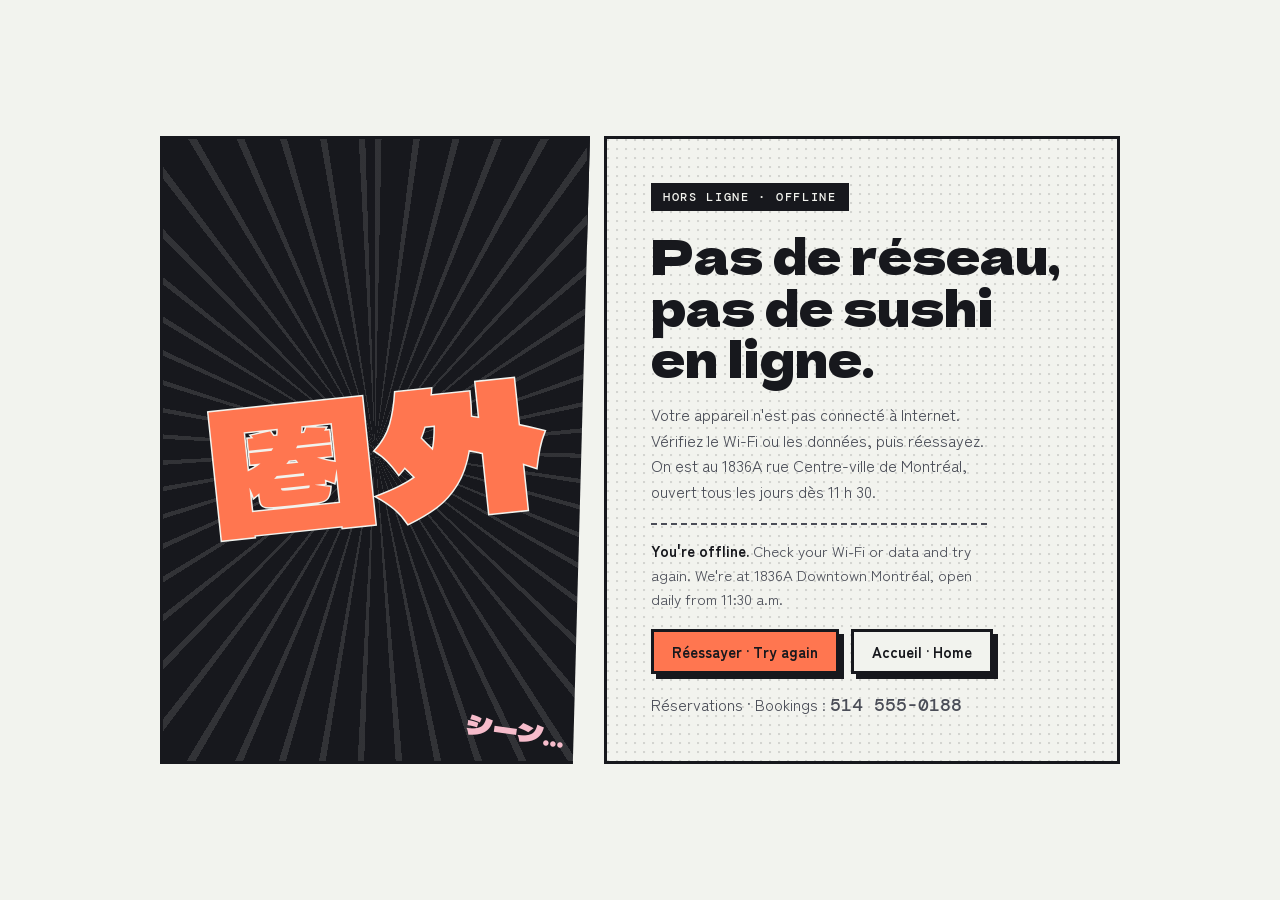
<file: demos/kaiju-roll/offline.html>
<!doctype html>
<html lang="fr">
<head>
<meta charset="utf-8">
<meta name="viewport" content="width=device-width, initial-scale=1, viewport-fit=cover">
<title>Hors ligne · Kaiju Roll</title>
<meta name="robots" content="noindex">
<link rel="stylesheet" href="https://fonts.googleapis.com/css2?family=Dela+Gothic+One&family=Zen+Kaku+Gothic+New:wght@400;700&family=DM+Mono:wght@500&display=swap">
<style>
  :root { --paper: #F2F3EE; --ink: #17181D; --ink-soft: #4A4D57; --salmon: #FF7650; --salmon-deep: #D9502B; --sakura: #F6BCCB;
    --display: "Dela Gothic One", "Hiragino Kaku Gothic ProN", "Arial Black", sans-serif; --body: "Zen Kaku Gothic New", "Hiragino Sans", "Segoe UI", system-ui, sans-serif; --mono: "DM Mono", ui-monospace, Menlo, monospace; color-scheme: light; }
  * { box-sizing: border-box; }
  html, body { height: 100%; }
  body { margin: 0; background: var(--paper); color: var(--ink); font: 400 16px/1.6 var(--body); padding: 20px; display: grid; place-items: center; }
  @media (prefers-reduced-motion: reduce) { *, *::before, *::after { animation: none !important; } }
  .page { width: 100%; max-width: 960px; display: grid; grid-template-columns: 1fr 1.2fr; gap: 14px; }
  .panel { border: 3px solid var(--ink); position: relative; overflow: hidden; }
  .art { background: var(--ink); display: grid; place-items: center; min-height: 340px; clip-path: polygon(0 0, 100% 0, 96% 100%, 0 100%); }
  .art::before { content: ""; position: absolute; inset: -50%; background: repeating-conic-gradient(rgba(242,243,238,.12) 0 1.2deg, transparent 1.2deg 7deg); animation: spin 80s linear infinite; }
  .code { position: relative; font: 400 clamp(90px, 16vw, 170px)/1 var(--display); color: var(--salmon); -webkit-text-stroke: 3px var(--paper); paint-order: stroke; transform: rotate(-6deg); animation: shake 3s ease-in-out infinite; }
  .sfx { position: absolute; bottom: 18px; right: 22px; font: 400 26px/1 var(--display); color: var(--sakura); transform: rotate(8deg); }
  .text { padding: clamp(24px, 4vw, 44px); display: flex; flex-direction: column; gap: 18px; background: radial-gradient(circle at 1px 1px, rgba(23,24,29,.14) 1.2px, transparent 1.6px) 0 0 / 9px 9px, var(--paper); }
  .label { font: 500 12px/1 var(--mono); letter-spacing: .14em; text-transform: uppercase; background: var(--ink); color: var(--paper); padding: 8px 12px; align-self: flex-start; }
  h1 { font: 400 clamp(30px, 4.4vw, 48px)/1.08 var(--display); margin: 0; text-wrap: balance; }
  p { margin: 0; color: var(--ink-soft); max-width: 42ch; }
  .en { border-top: 2px dashed var(--ink-soft); padding-top: 14px; font-size: 15px; }
  .en strong { color: var(--ink); }
  .ctas { display: flex; flex-wrap: wrap; gap: 12px; }
  .btn { display: inline-flex; gap: 8px; align-items: center; padding: 12px 18px; border: 3px solid var(--ink); background: var(--paper); color: var(--ink); font: 700 15px/1 var(--body); text-decoration: none; box-shadow: 5px 5px 0 var(--ink); cursor: pointer; transition: transform .12s, box-shadow .12s; }
  .btn:hover { transform: translate(-2px, -2px); box-shadow: 7px 7px 0 var(--ink); }
  .btn.primary { background: var(--salmon); }
  :focus-visible { outline: 3px solid var(--salmon); outline-offset: 3px; }
  .phone { font: 500 18px/1 var(--mono); user-select: all; }
  @keyframes spin { to { transform: rotate(360deg); } }
  @keyframes shake { 0%, 86%, 100% { transform: rotate(-6deg); } 90% { transform: rotate(-2deg) translateX(4px); } 94% { transform: rotate(-9deg) translateX(-4px); } }
  @media (max-width: 720px) { .page { grid-template-columns: 1fr; } .art { min-height: 200px; clip-path: none; } }
</style>
</head>
<body>
  <main class="page">
    <div class="panel art" aria-hidden="true"><span class="code">圏外</span><span class="sfx">シーン…</span></div>
    <div class="panel text">
      <span class="label">Hors ligne · Offline</span>
      <h1>Pas de réseau, pas de sushi en ligne.</h1>
      <p>Votre appareil n'est pas connecté à Internet. Vérifiez le Wi-Fi ou les données, puis réessayez. On est au 1836A rue Centre-ville de Montréal, ouvert tous les jours dès 11 h 30.</p>
      <p class="en"><strong>You're offline.</strong> Check your Wi-Fi or data and try again. We're at 1836A Downtown Montréal, open daily from 11:30 a.m.</p>
      <div class="ctas"><button class="btn primary" type="button" id="retry">Réessayer · Try again</button><a class="btn" href="./">Accueil · Home</a></div>
      <p>Réservations · Bookings : <span class="phone">514 555-0188</span></p>
    </div>
  </main>
  <script>document.getElementById('retry').addEventListener('click',function(){location.reload();});window.addEventListener('online',function(){location.reload();});</script>
</body>
</html>
</file>
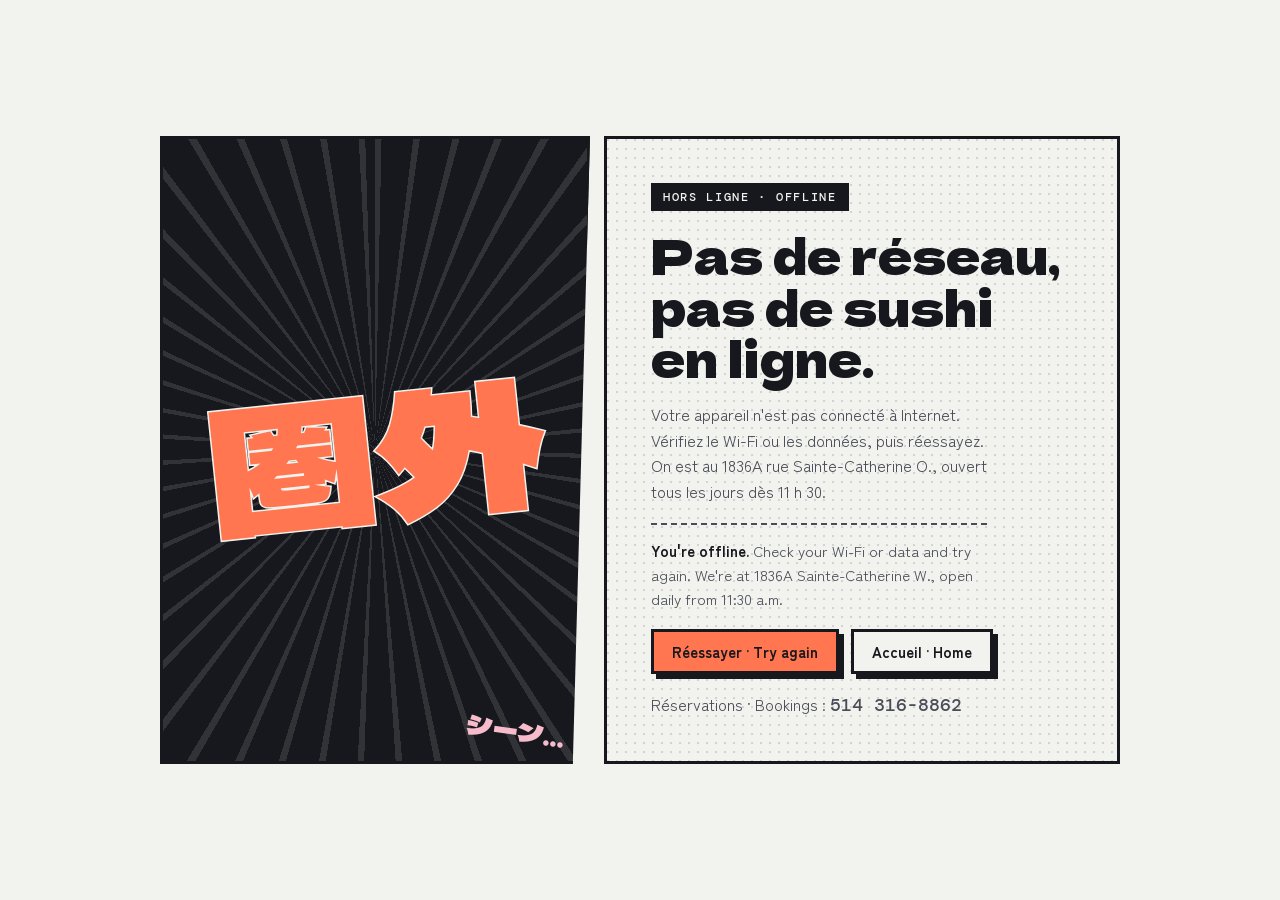
<file: demos/manga-bistro/offline.html>
<!doctype html>
<html lang="fr">
<head>
<meta charset="utf-8">
<meta name="viewport" content="width=device-width, initial-scale=1, viewport-fit=cover">
<title>Hors ligne · Manga Bistro</title>
<meta name="robots" content="noindex">
<link rel="stylesheet" href="https://fonts.googleapis.com/css2?family=Dela+Gothic+One&family=Zen+Kaku+Gothic+New:wght@400;700&family=DM+Mono:wght@500&display=swap">
<style>
  :root { --paper: #F2F3EE; --ink: #17181D; --ink-soft: #4A4D57; --salmon: #FF7650; --salmon-deep: #D9502B; --sakura: #F6BCCB;
    --display: "Dela Gothic One", "Hiragino Kaku Gothic ProN", "Arial Black", sans-serif; --body: "Zen Kaku Gothic New", "Hiragino Sans", "Segoe UI", system-ui, sans-serif; --mono: "DM Mono", ui-monospace, Menlo, monospace; color-scheme: light; }
  * { box-sizing: border-box; }
  html, body { height: 100%; }
  body { margin: 0; background: var(--paper); color: var(--ink); font: 400 16px/1.6 var(--body); padding: 20px; display: grid; place-items: center; }
  @media (prefers-reduced-motion: reduce) { *, *::before, *::after { animation: none !important; } }
  .page { width: 100%; max-width: 960px; display: grid; grid-template-columns: 1fr 1.2fr; gap: 14px; }
  .panel { border: 3px solid var(--ink); position: relative; overflow: hidden; }
  .art { background: var(--ink); display: grid; place-items: center; min-height: 340px; clip-path: polygon(0 0, 100% 0, 96% 100%, 0 100%); }
  .art::before { content: ""; position: absolute; inset: -50%; background: repeating-conic-gradient(rgba(242,243,238,.12) 0 1.2deg, transparent 1.2deg 7deg); animation: spin 80s linear infinite; }
  .code { position: relative; font: 400 clamp(90px, 16vw, 170px)/1 var(--display); color: var(--salmon); -webkit-text-stroke: 3px var(--paper); paint-order: stroke; transform: rotate(-6deg); animation: shake 3s ease-in-out infinite; }
  .sfx { position: absolute; bottom: 18px; right: 22px; font: 400 26px/1 var(--display); color: var(--sakura); transform: rotate(8deg); }
  .text { padding: clamp(24px, 4vw, 44px); display: flex; flex-direction: column; gap: 18px; background: radial-gradient(circle at 1px 1px, rgba(23,24,29,.14) 1.2px, transparent 1.6px) 0 0 / 9px 9px, var(--paper); }
  .label { font: 500 12px/1 var(--mono); letter-spacing: .14em; text-transform: uppercase; background: var(--ink); color: var(--paper); padding: 8px 12px; align-self: flex-start; }
  h1 { font: 400 clamp(30px, 4.4vw, 48px)/1.08 var(--display); margin: 0; text-wrap: balance; }
  p { margin: 0; color: var(--ink-soft); max-width: 42ch; }
  .en { border-top: 2px dashed var(--ink-soft); padding-top: 14px; font-size: 15px; }
  .en strong { color: var(--ink); }
  .ctas { display: flex; flex-wrap: wrap; gap: 12px; }
  .btn { display: inline-flex; gap: 8px; align-items: center; padding: 12px 18px; border: 3px solid var(--ink); background: var(--paper); color: var(--ink); font: 700 15px/1 var(--body); text-decoration: none; box-shadow: 5px 5px 0 var(--ink); cursor: pointer; transition: transform .12s, box-shadow .12s; }
  .btn:hover { transform: translate(-2px, -2px); box-shadow: 7px 7px 0 var(--ink); }
  .btn.primary { background: var(--salmon); }
  :focus-visible { outline: 3px solid var(--salmon); outline-offset: 3px; }
  .phone { font: 500 18px/1 var(--mono); user-select: all; }
  @keyframes spin { to { transform: rotate(360deg); } }
  @keyframes shake { 0%, 86%, 100% { transform: rotate(-6deg); } 90% { transform: rotate(-2deg) translateX(4px); } 94% { transform: rotate(-9deg) translateX(-4px); } }
  @media (max-width: 720px) { .page { grid-template-columns: 1fr; } .art { min-height: 200px; clip-path: none; } }
</style>
</head>
<body>
  <main class="page">
    <div class="panel art" aria-hidden="true"><span class="code">圏外</span><span class="sfx">シーン…</span></div>
    <div class="panel text">
      <span class="label">Hors ligne · Offline</span>
      <h1>Pas de réseau, pas de sushi en ligne.</h1>
      <p>Votre appareil n'est pas connecté à Internet. Vérifiez le Wi-Fi ou les données, puis réessayez. On est au 1836A rue Sainte-Catherine O., ouvert tous les jours dès 11 h 30.</p>
      <p class="en"><strong>You're offline.</strong> Check your Wi-Fi or data and try again. We're at 1836A Sainte-Catherine W., open daily from 11:30 a.m.</p>
      <div class="ctas"><button class="btn primary" type="button" id="retry">Réessayer · Try again</button><a class="btn" href="./">Accueil · Home</a></div>
      <p>Réservations · Bookings : <span class="phone">514 316-8862</span></p>
    </div>
  </main>
  <script>document.getElementById('retry').addEventListener('click',function(){location.reload();});window.addEventListener('online',function(){location.reload();});</script>
</body>
</html>
</file>
<file: assets/css/site.css>
/* Rora — roramake.ca
   One stylesheet, no build step. Sections follow the order of the page. */

*,*::before,*::after{box-sizing:border-box;}
html{-webkit-text-size-adjust:100%;}
body{margin:0;}
[hidden]{display:none !important;}
:root{color-scheme:light dark;}

:root{
  --paper:#F4F2EE;
  --paper-2:#EBE7E1;
  --ink:#14140F;
  --ink-soft:#3A3A33;
  --muted:#7A756B;
  --line:#DCD6CC;
  --accent:#1F5A50;
  --night:#0D0D0B;
  --night-type:#EDE9E1;
  --night-muted:#8D877C;
  --grain:url("data:image/svg+xml,%3Csvg xmlns='http://www.w3.org/2000/svg' width='160' height='160'%3E%3Cfilter id='n'%3E%3CfeTurbulence type='fractalNoise' baseFrequency='.85' numOctaves='3'/%3E%3C/filter%3E%3Crect width='160' height='160' filter='url(%23n)' opacity='.5'/%3E%3C/svg%3E");
  --gut:clamp(20px,5vw,72px);
  --ease:cubic-bezier(.16,.84,.3,1);
}
@media (prefers-color-scheme:dark){
  :root:not([data-theme="light"]){
    --paper:#0F0F0D;
    --paper-2:#171714;
    --ink:#EDE9E1;
    --ink-soft:#CFC9BF;
    --muted:#8D877C;
    --line:#2A2A25;
    --accent:#7FBFB0;
  }
}
:root[data-theme="dark"]{
  --paper:#0F0F0D;
  --paper-2:#171714;
  --ink:#EDE9E1;
  --ink-soft:#CFC9BF;
  --muted:#8D877C;
  --line:#2A2A25;
  --accent:#7FBFB0;
}

*{box-sizing:border-box;}
body{
  background:var(--paper);
  color:var(--ink);
  font-family:"Instrument Sans","Helvetica Neue",Arial,sans-serif;
  font-size:clamp(15px,1.05vw,17px);
  line-height:1.6;
  -webkit-font-smoothing:antialiased;
  overflow-x:hidden;
}
h1,h2,h3{
  font-family:"Archivo","Helvetica Neue",Arial,sans-serif;
  font-weight:200;
  letter-spacing:-.025em;
  line-height:.98;
  text-wrap:balance;
  margin:0;
}
p{margin:0;}
a{color:inherit;}
img,canvas{max-width:100%;display:block;}

.mono{
  font-family:"DM Mono",ui-monospace,SFMono-Regular,Menlo,monospace;
  font-size:11px;
  letter-spacing:.16em;
  text-transform:uppercase;
}
.wrap{padding-inline:var(--gut);}
.rule{height:1px;background:var(--line);border:0;margin:0;}

/* ---------- header ---------- */
header{
  position:fixed;inset:0 0 auto 0;z-index:60;
  display:flex;align-items:center;justify-content:space-between;gap:24px;
  padding:20px var(--gut);
  color:var(--night-type);
  transition:background .5s var(--ease),color .5s var(--ease),border-color .5s var(--ease),padding .5s var(--ease);
  border-bottom:1px solid transparent;
}
header.solid{
  background:color-mix(in srgb,var(--paper) 88%,transparent);
  backdrop-filter:blur(12px);
  color:var(--ink);
  border-bottom-color:var(--line);
  padding-block:14px;
}
.mark{
  font-family:"Archivo",sans-serif;font-weight:300;
  font-size:20px;letter-spacing:.34em;text-transform:lowercase;
  text-decoration:none;padding-left:.1em;
}
nav{display:flex;align-items:center;gap:clamp(14px,2.2vw,32px);}
nav a{text-decoration:none;position:relative;padding-block:4px;}
nav a::after{
  content:"";position:absolute;left:0;bottom:0;height:1px;width:100%;
  background:currentColor;transform:scaleX(0);transform-origin:right;
  transition:transform .45s var(--ease);
}
nav a:hover::after,nav a:focus-visible::after{transform:scaleX(1);transform-origin:left;}
.avail{display:flex;align-items:center;gap:8px;}
.dot{
  width:7px;height:7px;border-radius:50%;background:#6FCF9A;flex:none;
  box-shadow:0 0 0 0 rgba(111,207,154,.55);animation:pulse 2.6s infinite;
}
@keyframes pulse{
  0%{box-shadow:0 0 0 0 rgba(111,207,154,.5);}
  70%{box-shadow:0 0 0 7px rgba(111,207,154,0);}
  100%{box-shadow:0 0 0 0 rgba(111,207,154,0);}
}
@media (max-width:820px){ nav .hide-sm{display:none;} }

/* ---------- hero ---------- */
.hero{
  position:relative;min-height:min(88svh,860px);
  display:flex;flex-direction:column;justify-content:flex-end;
  padding:120px var(--gut) clamp(32px,5vw,64px);
  background:var(--night);color:var(--night-type);overflow:clip;
}
#heroCanvas{
  position:absolute;inset:-8%;width:116%;height:116%;
  filter:blur(34px) saturate(118%);opacity:.92;
}
.hero-veil{
  position:absolute;inset:0;
  background:linear-gradient(180deg,rgba(13,13,11,.62) 0%,rgba(13,13,11,.22) 38%,rgba(13,13,11,.78) 100%);
}
.grain{position:absolute;inset:0;background-image:var(--grain);opacity:.3;mix-blend-mode:overlay;pointer-events:none;}
.hero-inner{position:relative;max-width:1500px;width:100%;}
.hero h1{
  font-size:clamp(3rem,10.6vw,10.5rem);
  letter-spacing:-.04em;
  margin:18px 0 0;
}
.line{display:block;overflow:hidden;padding-bottom:.06em;}
.line i{display:block;font-style:normal;transform:translateY(108%);animation:rise 1.05s var(--ease) forwards;}
.line:nth-child(2) i{animation-delay:.1s;}
.line:nth-child(3) i{animation-delay:.2s;}
@keyframes rise{to{transform:translateY(0);}}
.hero-foot{
  display:flex;flex-wrap:wrap;align-items:flex-end;justify-content:space-between;
  gap:28px;margin-top:clamp(34px,5vw,58px);
}
.hero-foot p{max-width:46ch;color:#D9D4CA;font-size:clamp(15px,1.35vw,19px);}
.hero .mono{color:#B5AFA4;}
.scroll-cue{display:flex;align-items:center;gap:10px;color:#B5AFA4;}
.scroll-cue span{width:34px;height:1px;background:currentColor;overflow:hidden;position:relative;}
.scroll-cue span::after{content:"";position:absolute;inset:0;background:var(--night-type);animation:sweep 2.8s var(--ease) infinite;}
@keyframes sweep{0%{transform:translateX(-100%);}55%{transform:translateX(100%);}100%{transform:translateX(100%);}}
.fade-up{animation:fadeUp 1s var(--ease) .45s backwards;}
@keyframes fadeUp{from{opacity:0;transform:translateY(16px);}to{opacity:1;transform:none;}}

/* ---------- sections ---------- */
section{padding-block:clamp(72px,11vw,168px);}
.lede{
  display:grid;grid-template-columns:minmax(0,1fr) minmax(0,2.15fr);
  gap:clamp(24px,5vw,80px);align-items:start;max-width:1500px;margin-inline:auto;
}
.lede p{font-family:"Archivo",sans-serif;font-weight:200;font-size:clamp(1.5rem,3.5vw,3.1rem);line-height:1.14;letter-spacing:-.02em;}
.lede .sub{font-family:"Instrument Sans",sans-serif;font-size:clamp(15px,1.15vw,17px);line-height:1.65;color:var(--muted);max-width:58ch;margin-top:clamp(22px,3vw,38px);letter-spacing:0;font-weight:400;}

.sec-head{display:flex;align-items:baseline;justify-content:space-between;gap:24px;flex-wrap:wrap;max-width:1500px;margin:0 auto clamp(30px,4vw,56px);}
.sec-head h2{font-size:clamp(1.9rem,4.6vw,4rem);}
.sec-head .mono{color:var(--muted);}

/* services */
.svc{border-top:1px solid var(--line);max-width:1500px;margin-inline:auto;}
.svc-item{
  border-bottom:1px solid var(--line);
  display:grid;grid-template-columns:minmax(0,1.1fr) minmax(0,1.5fr);
  gap:clamp(12px,4vw,56px);align-items:baseline;
  padding-block:clamp(20px,2.6vw,34px);
  transition:padding-left .5s var(--ease),color .4s var(--ease);
}
.svc-item:hover{padding-left:clamp(6px,1.2vw,18px);}
.svc-item h3{font-size:clamp(1.45rem,3.4vw,2.7rem);font-weight:200;}
.svc-body p{color:var(--ink-soft);max-width:46ch;}
.svc-body ul{list-style:none;margin:14px 0 0;padding:0;display:flex;flex-wrap:wrap;gap:8px;}
.svc-body li{
  font-family:"DM Mono",monospace;font-size:11px;letter-spacing:.1em;text-transform:uppercase;
  color:var(--muted);border:1px solid var(--line);border-radius:999px;padding:5px 11px;
}
@media (max-width:760px){ .svc-item{grid-template-columns:1fr;} }

/* work */
.work{display:flex;flex-direction:column;gap:clamp(56px,9vw,150px);max-width:1500px;margin-inline:auto;}
.piece{display:grid;gap:clamp(16px,2.4vw,30px);}
.piece.wide{grid-template-columns:minmax(0,1fr);}
.piece.offset{grid-template-columns:minmax(0,1fr) minmax(0,1.6fr);gap:clamp(20px,5vw,64px);}
.piece.duo{grid-template-columns:minmax(0,1.35fr) minmax(0,1fr);align-items:end;gap:clamp(20px,5vw,64px);}
@media (max-width:820px){ .piece.duo,.piece.offset{grid-template-columns:1fr;} .col-blank{display:none;} }
.shot{
  position:relative;display:block;overflow:hidden;background:var(--paper-2);
  aspect-ratio:16/10;max-width:100%;
  color:inherit;text-decoration:none;
}
.piece.duo .shot.tall{aspect-ratio:4/5;}
.shot canvas,.shot img{
  position:absolute;inset:0;width:100%;height:100%;max-width:none;
  transform:translate3d(0,var(--py,0px),0) scale(var(--s,1.08));
  transition:transform .55s var(--ease);
}
.shot canvas{filter:blur(26px) saturate(112%);}
.shot img{object-fit:cover;}
.shot .grain{opacity:.24;}
.shot:hover canvas,.shot:hover img{--s:1.13;}
.shot .tag{
  position:absolute;left:14px;bottom:14px;z-index:2;
  background:rgba(13,13,11,.55);color:#EDE9E1;backdrop-filter:blur(6px);
  padding:5px 10px;border-radius:999px;
}
.cap{display:flex;flex-wrap:wrap;gap:10px 22px;align-items:baseline;justify-content:space-between;}
.cap h3{font-size:clamp(1.3rem,2.6vw,2.1rem);font-weight:300;}
.cap p{color:var(--muted);max-width:52ch;}
.note{color:var(--muted);max-width:1500px;margin:clamp(26px,3vw,40px) auto 0;}

/* marquee */
.band{
  border-block:1px solid var(--line);padding-block:clamp(16px,2vw,26px);overflow:hidden;
  touch-action:pan-y;cursor:grab;
  user-select:none;-webkit-user-select:none;
}
.band.dragging{cursor:grabbing;}
.track{display:flex;width:max-content;gap:0;animation:slide 38s linear infinite;}
.band.swipe .track{animation:none;will-change:transform;}
.track span{-webkit-user-drag:none;}
.track span{
  font-family:"Archivo",sans-serif;font-weight:200;font-size:clamp(1.3rem,3vw,2.4rem);
  letter-spacing:-.02em;color:var(--ink-soft);padding-inline:clamp(18px,3vw,40px);white-space:nowrap;
}
.track span::after{content:"—";margin-left:clamp(18px,3vw,40px);color:var(--muted);}
@keyframes slide{from{transform:translate3d(0,0,0);}to{transform:translate3d(-50%,0,0);}}

/* process */
.steps{display:grid;grid-template-columns:repeat(4,minmax(0,1fr));gap:clamp(18px,2.4vw,34px);max-width:1500px;margin-inline:auto;}
@media (max-width:900px){ .steps{grid-template-columns:repeat(2,minmax(0,1fr));} }
@media (max-width:520px){ .steps{grid-template-columns:1fr;} }
.step{border-top:1px solid var(--ink);padding-top:16px;display:flex;flex-direction:column;gap:10px;}
.step .num{color:var(--muted);}
.step h3{font-size:clamp(1.15rem,1.9vw,1.6rem);font-weight:300;}
.step p{color:var(--ink-soft);font-size:15px;}
.step .dur{color:var(--muted);margin-top:auto;padding-top:12px;}

/* contact */
.contact{background:var(--night);color:var(--night-type);position:relative;overflow:clip;}
.contact .grain{opacity:.22;}
.contact-in{position:relative;max-width:1500px;margin-inline:auto;}
.contact h2{font-size:clamp(2.4rem,8vw,7rem);letter-spacing:-.035em;}
.big-link{
  display:inline-flex;align-items:center;gap:.5em;margin-top:clamp(26px,4vw,48px);
  font-family:"Archivo",sans-serif;font-weight:200;font-size:clamp(1.4rem,4vw,3rem);
  letter-spacing:-.02em;text-decoration:none;position:relative;color:var(--night-type);
}
.big-link::after{content:"";position:absolute;left:0;bottom:.06em;height:1px;width:100%;background:currentColor;transform:scaleX(0);transform-origin:right;transition:transform .55s var(--ease);}
.big-link:hover::after,.big-link:focus-visible::after{transform:scaleX(1);transform-origin:left;}
.big-link em{font-style:normal;transition:transform .55s var(--ease);}
.big-link:hover em{transform:translateX(8px);}
.contact-links{display:flex;flex-direction:column;align-items:flex-start;gap:clamp(8px,1.2vw,16px);margin-top:clamp(26px,4vw,48px);}
.contact-links .big-link{margin-top:0;}
.big-link.small{font-size:clamp(1.05rem,2.2vw,1.7rem);color:var(--night-muted);}
.big-link.small:hover{color:var(--night-type);}
.contact-grid{display:grid;grid-template-columns:repeat(3,minmax(0,1fr));gap:clamp(20px,3vw,48px);margin-top:clamp(46px,7vw,96px);}
@media (max-width:760px){ .contact-grid{grid-template-columns:1fr;gap:26px;} }
.contact-grid h3{font-size:15px;font-family:"Instrument Sans",sans-serif;font-weight:500;letter-spacing:0;margin-bottom:6px;}
.contact-grid p{color:var(--night-muted);font-size:15px;}
footer{
  position:relative;display:flex;flex-wrap:wrap;gap:12px 28px;justify-content:space-between;
  padding:26px var(--gut);border-top:1px solid rgba(237,233,225,.16);
  background:var(--night);color:var(--night-muted);
}

/* demo viewer */
.viewer{
  position:fixed;inset:0;z-index:90;
  display:flex;flex-direction:column;
  background:var(--night);
}
.js .viewer{opacity:0;transform:scale(.985);transition:opacity .35s var(--ease),transform .35s var(--ease);}
.js .viewer.open{opacity:1;transform:none;}
.viewer-bar{
  flex:none;display:flex;align-items:center;justify-content:space-between;gap:16px;
  padding:14px clamp(14px,3vw,26px);
  color:var(--night-type);border-bottom:1px solid rgba(237,233,225,.16);
}
.viewer-title{color:var(--night-muted);}
.viewer-close{
  font-family:"DM Mono",ui-monospace,monospace;font-size:11px;letter-spacing:.16em;text-transform:uppercase;
  display:inline-flex;align-items:center;gap:8px;
  background:none;color:var(--night-type);
  border:1px solid rgba(237,233,225,.28);border-radius:999px;
  padding:8px 15px;cursor:pointer;
  transition:background .3s var(--ease),border-color .3s var(--ease);
}
.viewer-close:hover{background:rgba(237,233,225,.1);border-color:rgba(237,233,225,.5);}
.viewer-frame{flex:1 1 auto;width:100%;border:0;background:var(--night);display:block;}
body.viewing{overflow:hidden;}

/* cursor */
.cursor{
  position:fixed;top:0;left:0;z-index:99;width:9px;height:9px;border-radius:50%;
  background:var(--accent);pointer-events:none;opacity:0;
  transition:opacity .3s,width .35s var(--ease),height .35s var(--ease),background .35s var(--ease);
  mix-blend-mode:difference;
}
.cursor.on{opacity:.9;}
.cursor.big{width:44px;height:44px;background:#EDE9E1;}
@media (hover:none),(pointer:coarse){ .cursor{display:none;} }

/* reveals */
.js .rv{opacity:0;transform:translateY(22px);transition:opacity .9s var(--ease),transform .9s var(--ease);}
.js .rv.in{opacity:1;transform:none;}
.js .rv.d1{transition-delay:.08s;} .js .rv.d2{transition-delay:.16s;} .js .rv.d3{transition-delay:.24s;}

:focus-visible{outline:2px solid var(--accent);outline-offset:4px;}

@media (prefers-reduced-motion:reduce){
  *,*::before,*::after{animation-duration:.001ms !important;animation-iteration-count:1 !important;transition-duration:.001ms !important;}
  .line i{transform:none;}
  .js .rv{opacity:1;transform:none;}
  .cursor{display:none;}
}
</file>
